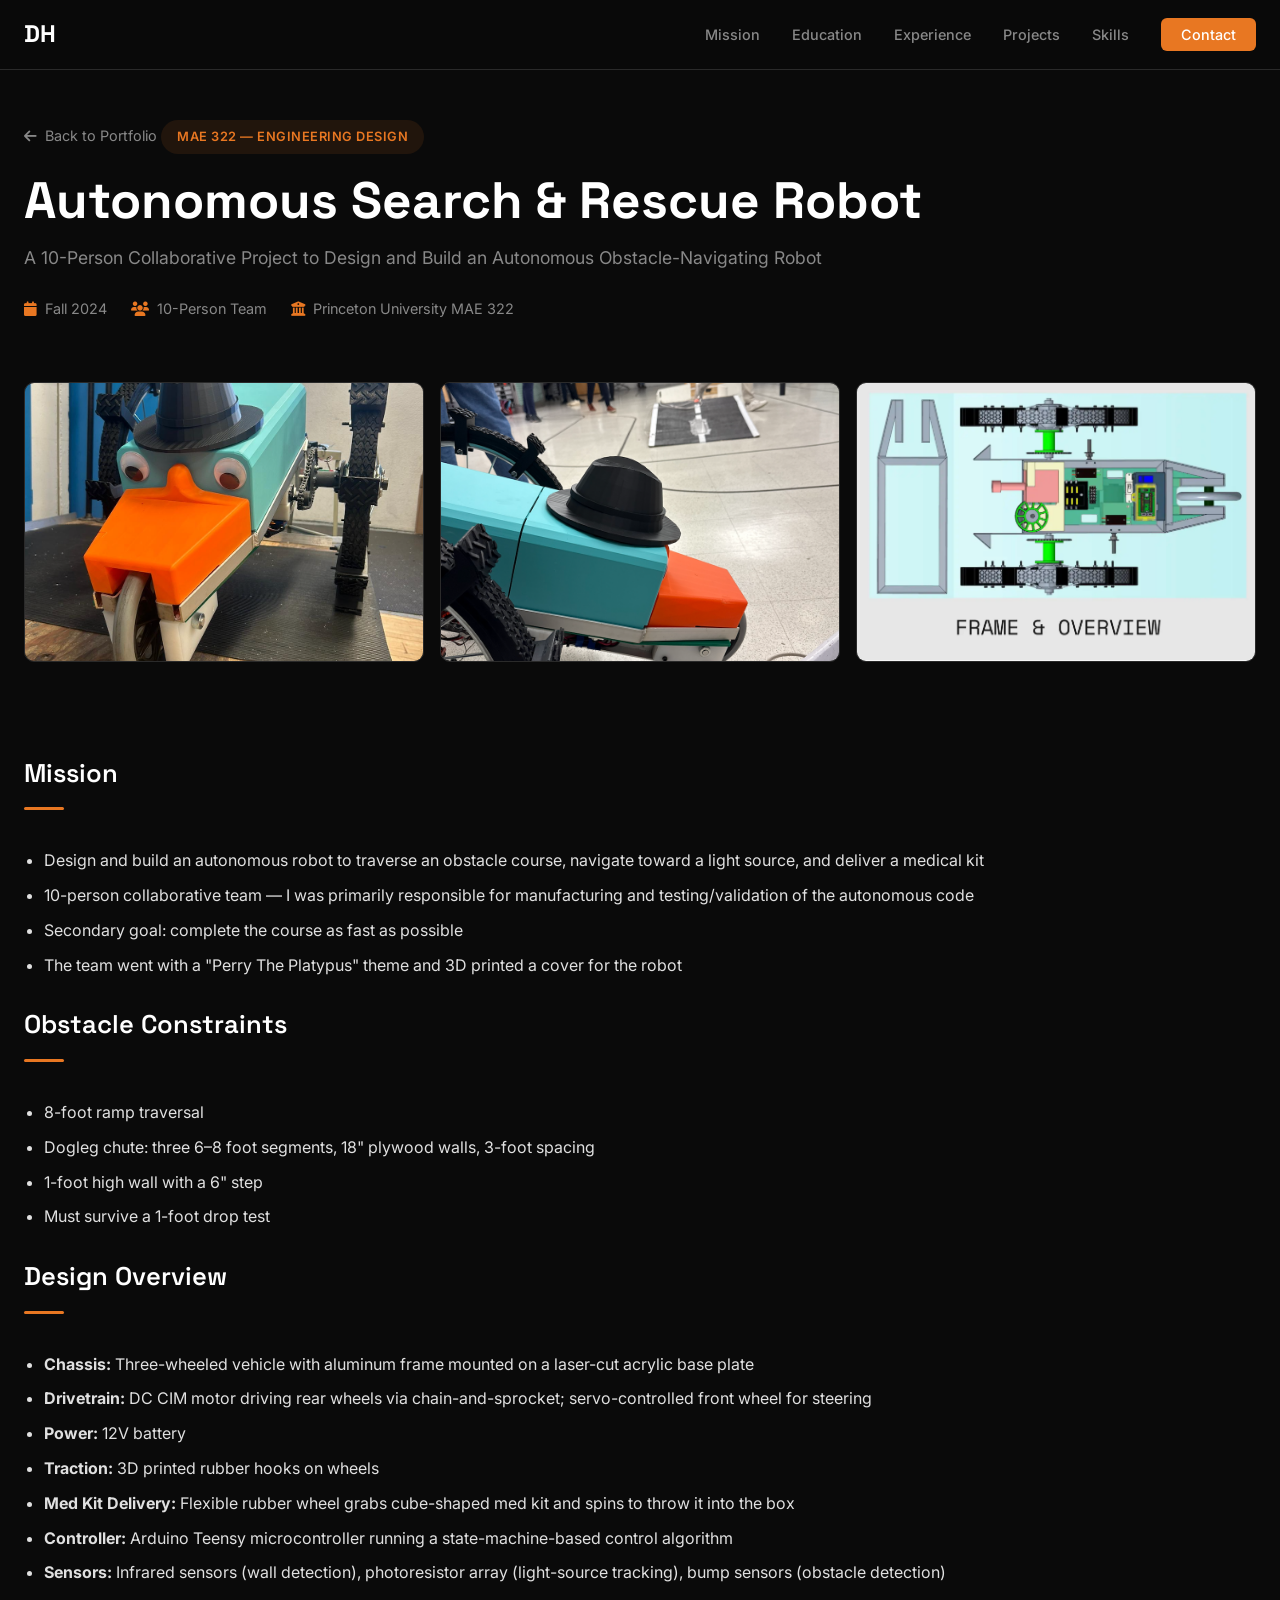
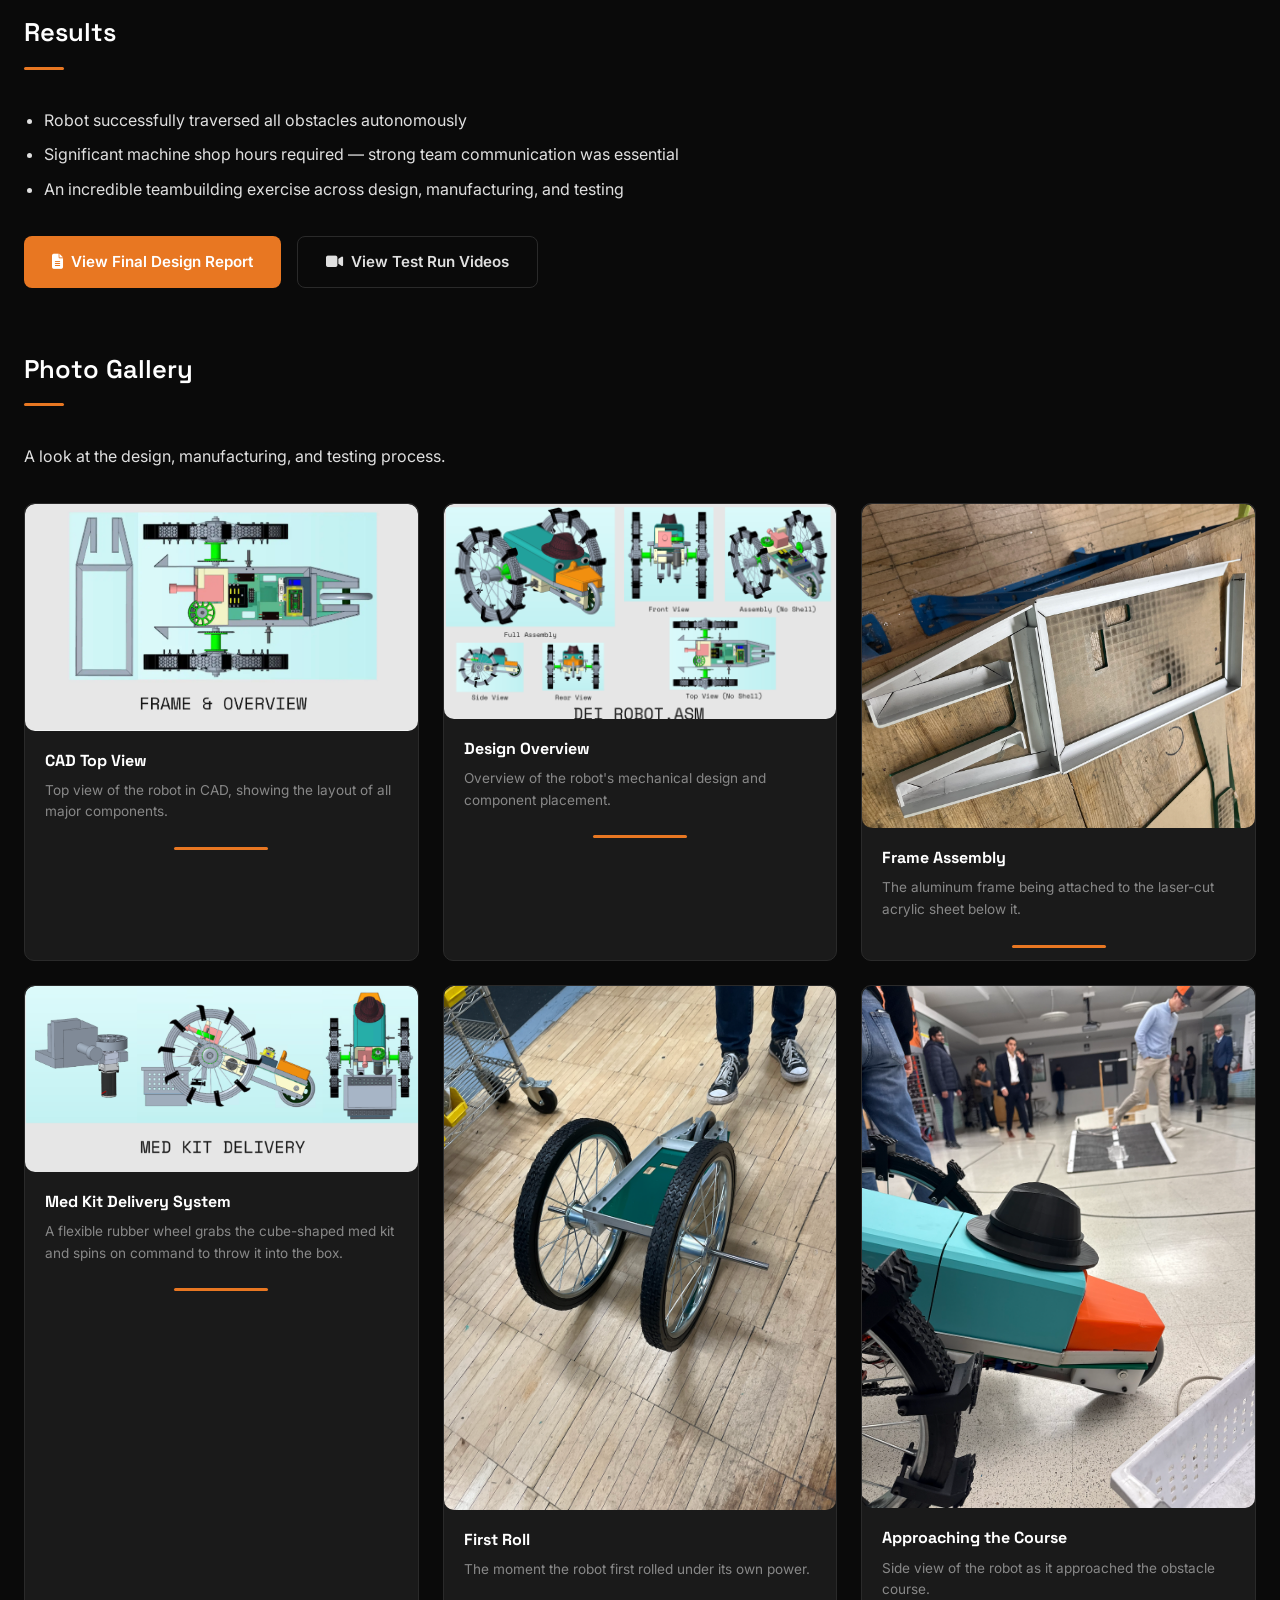
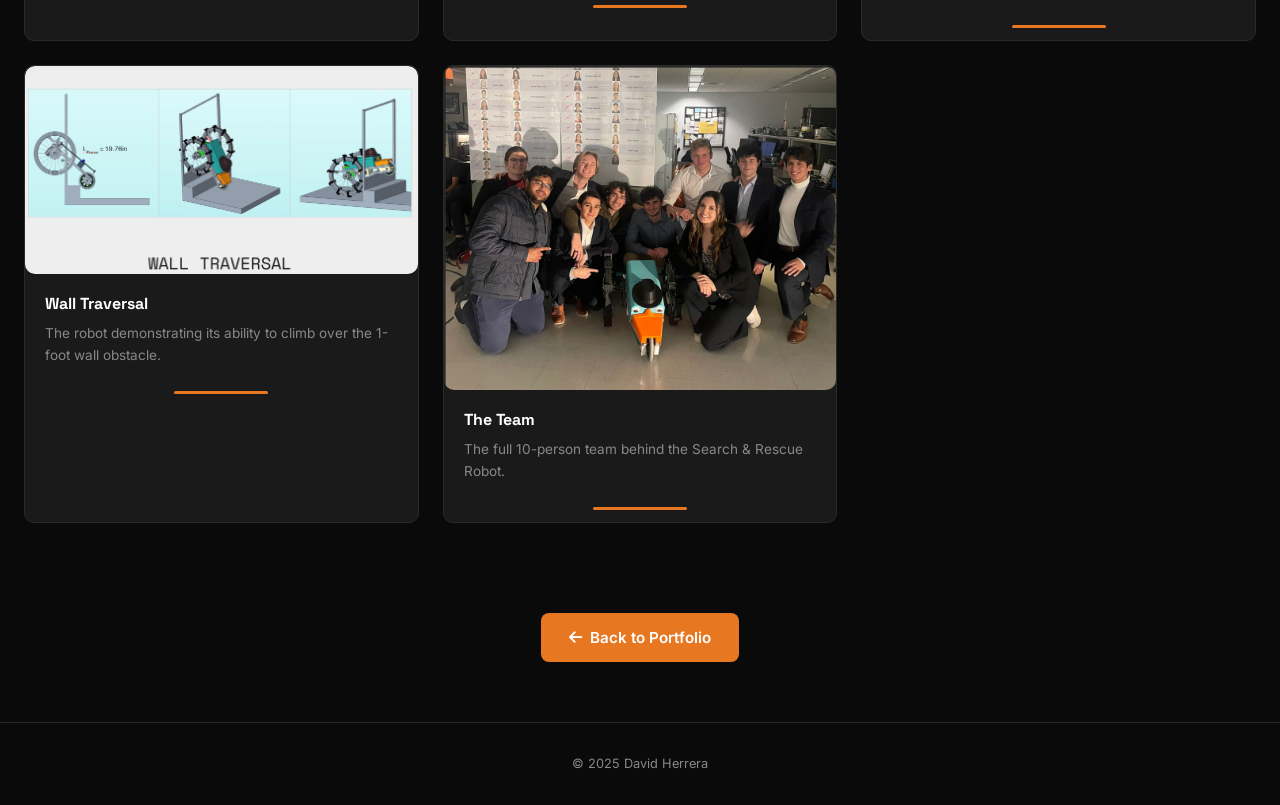
<file: 322robot.html>
<!DOCTYPE html>
<html lang="en">
<head>
    <meta charset="UTF-8">
    <meta name="viewport" content="width=device-width, initial-scale=1.0">
    <title>Search & Rescue Robot | David Herrera</title>
    <link rel="stylesheet" href="css/style.css">
    <link rel="stylesheet" href="css/project.css">
    <link rel="preconnect" href="https://fonts.googleapis.com">
    <link rel="preconnect" href="https://fonts.gstatic.com" crossorigin>
    <link href="https://fonts.googleapis.com/css2?family=Inter:wght@300;400;500;600;700&family=Space+Grotesk:wght@400;500;600;700&display=swap" rel="stylesheet">
    <link rel="stylesheet" href="https://cdnjs.cloudflare.com/ajax/libs/font-awesome/6.5.1/css/all.min.css">
</head>
<body>

    <!-- Navigation -->
    <nav id="navbar">
        <div class="nav-container">
            <a href="index.html" class="nav-logo">DH</a>
            <button class="nav-toggle" aria-label="Toggle navigation">
                <span></span>
                <span></span>
                <span></span>
            </button>
            <ul class="nav-links">
                <li><a href="index.html#mission">Mission</a></li>
                <li><a href="index.html#education">Education</a></li>
                <li><a href="index.html#experience">Experience</a></li>
                <li><a href="index.html#projects">Projects</a></li>
                <li><a href="index.html#skills">Skills</a></li>
                <li><a href="index.html#contact" class="nav-cta">Contact</a></li>
            </ul>
        </div>
    </nav>

    <!-- Project Hero -->
    <section class="project-hero">
        <div class="container">
            <a href="index.html#projects" class="back-link"><i class="fas fa-arrow-left"></i> Back to Portfolio</a>
            <span class="project-tag">MAE 322 — Engineering Design</span>
            <h1>Autonomous Search &amp; Rescue Robot</h1>
            <p class="project-subtitle">A 10-Person Collaborative Project to Design and Build an Autonomous Obstacle-Navigating Robot</p>
            <div class="project-meta">
                <span><i class="fas fa-calendar"></i> Fall 2024</span>
                <span><i class="fas fa-users"></i> 10-Person Team</span>
                <span><i class="fas fa-university"></i> Princeton University MAE 322</span>
            </div>
        </div>
    </section>

    <!-- Hero Images -->
    <section class="project-hero-images">
        <div class="container">
            <div class="hero-image-row">
                <img src="images/projects/322robot.png" alt="Completed search and rescue robot">
                <img src="images/322pics/sideview.png" alt="Side view of robot approaching obstacle course">
                <img src="images/322pics/topview.png" alt="Top view of robot in CAD">
            </div>
        </div>
    </section>

    <!-- Project Details -->
    <section class="project-section">
        <div class="container">
            <h2>Mission</h2>
            <ul>
                <li>Design and build an autonomous robot to traverse an obstacle course, navigate toward a light source, and deliver a medical kit</li>
                <li>10-person collaborative team — I was primarily responsible for manufacturing and testing/validation of the autonomous code</li>
                <li>Secondary goal: complete the course as fast as possible</li>
                <li>The team went with a "Perry The Platypus" theme and 3D printed a cover for the robot</li>
            </ul>

            <h2>Obstacle Constraints</h2>
            <ul>
                <li>8-foot ramp traversal</li>
                <li>Dogleg chute: three 6–8 foot segments, 18" plywood walls, 3-foot spacing</li>
                <li>1-foot high wall with a 6" step</li>
                <li>Must survive a 1-foot drop test</li>
            </ul>

            <h2>Design Overview</h2>
            <ul>
                <li><strong>Chassis:</strong> Three-wheeled vehicle with aluminum frame mounted on a laser-cut acrylic base plate</li>
                <li><strong>Drivetrain:</strong> DC CIM motor driving rear wheels via chain-and-sprocket; servo-controlled front wheel for steering</li>
                <li><strong>Power:</strong> 12V battery</li>
                <li><strong>Traction:</strong> 3D printed rubber hooks on wheels</li>
                <li><strong>Med Kit Delivery:</strong> Flexible rubber wheel grabs cube-shaped med kit and spins to throw it into the box</li>
                <li><strong>Controller:</strong> Arduino Teensy microcontroller running a state-machine-based control algorithm</li>
                <li><strong>Sensors:</strong> Infrared sensors (wall detection), photoresistor array (light-source tracking), bump sensors (obstacle detection)</li>
            </ul>

            <h2>Results</h2>
            <ul>
                <li>Robot successfully traversed all obstacles autonomously</li>
                <li>Significant machine shop hours required — strong team communication was essential</li>
                <li>An incredible teambuilding exercise across design, manufacturing, and testing</li>
            </ul>

            <div class="project-links">
                <a href="https://drive.google.com/file/d/1v1s4lrfGSBTyijSdLXGH9ULClXew4eah/view?usp=sharing" target="_blank" rel="noopener noreferrer" class="btn btn-primary">
                    <i class="fas fa-file-alt"></i> View Final Design Report
                </a>
                <a href="https://drive.google.com/drive/folders/1Yv76NXefJp7qG6xDEY0dlYaSKw5q4PSw?usp=sharing" target="_blank" rel="noopener noreferrer" class="btn btn-outline">
                    <i class="fas fa-video"></i> View Test Run Videos
                </a>
            </div>
        </div>
    </section>

    <!-- Photo Gallery -->
    <section class="project-section">
        <div class="container">
            <h2>Photo Gallery</h2>
            <p>A look at the design, manufacturing, and testing process.</p>

            <div class="gallery-grid">
                <div class="gallery-item">
                    <img src="images/322pics/topview.png" alt="Top view of robot in CAD">
                    <div class="gallery-caption">
                        <strong>CAD Top View</strong>
                        <p>Top view of the robot in CAD, showing the layout of all major components.</p>
                    </div>
                </div>

                <div class="gallery-item">
                    <img src="images/322pics/designoverview.png" alt="Design overview">
                    <div class="gallery-caption">
                        <strong>Design Overview</strong>
                        <p>Overview of the robot's mechanical design and component placement.</p>
                    </div>
                </div>

                <div class="gallery-item">
                    <img src="images/322pics/frameacrylic.png" alt="Aluminum frame on acrylic base">
                    <div class="gallery-caption">
                        <strong>Frame Assembly</strong>
                        <p>The aluminum frame being attached to the laser-cut acrylic sheet below it.</p>
                    </div>
                </div>

                <div class="gallery-item">
                    <img src="images/322pics/medkitdelivery.png" alt="Medical kit delivery system">
                    <div class="gallery-caption">
                        <strong>Med Kit Delivery System</strong>
                        <p>A flexible rubber wheel grabs the cube-shaped med kit and spins on command to throw it into the box.</p>
                    </div>
                </div>

                <div class="gallery-item">
                    <img src="images/322pics/firstroll.png" alt="Robot's first roll" style="object-position: center 35%;">
                    <div class="gallery-caption">
                        <strong>First Roll</strong>
                        <p>The moment the robot first rolled under its own power.</p>
                    </div>
                </div>

                <div class="gallery-item">
                    <img src="images/322pics/sideview.png" alt="Side view approaching course" style="object-fit: contain; background: #111;">
                    <div class="gallery-caption">
                        <strong>Approaching the Course</strong>
                        <p>Side view of the robot as it approached the obstacle course.</p>
                    </div>
                </div>

                <div class="gallery-item">
                    <img src="images/322pics/walltraversal.png" alt="Wall traversal" style="object-position: center 92%;">
                    <div class="gallery-caption">
                        <strong>Wall Traversal</strong>
                        <p>The robot demonstrating its ability to climb over the 1-foot wall obstacle.</p>
                    </div>
                </div>

                <div class="gallery-item">
                    <img src="images/322pics/grouppicture.png" alt="Team group photo">
                    <div class="gallery-caption">
                        <strong>The Team</strong>
                        <p>The full 10-person team behind the Search &amp; Rescue Robot.</p>
                    </div>
                </div>
            </div>
        </div>
    </section>

    <!-- Back to Portfolio -->
    <section class="project-section" style="text-align: center; padding: 60px 0;">
        <div class="container">
            <a href="index.html#projects" class="btn btn-primary"><i class="fas fa-arrow-left"></i> Back to Portfolio</a>
        </div>
    </section>

    <!-- Footer -->
    <footer id="contact" style="padding: 30px 0;">
        <div class="container">
            <p class="footer-credit">&copy; 2025 David Herrera</p>
        </div>
    </footer>

    <script src="js/main.js"></script>
</body>
</html>
</file>
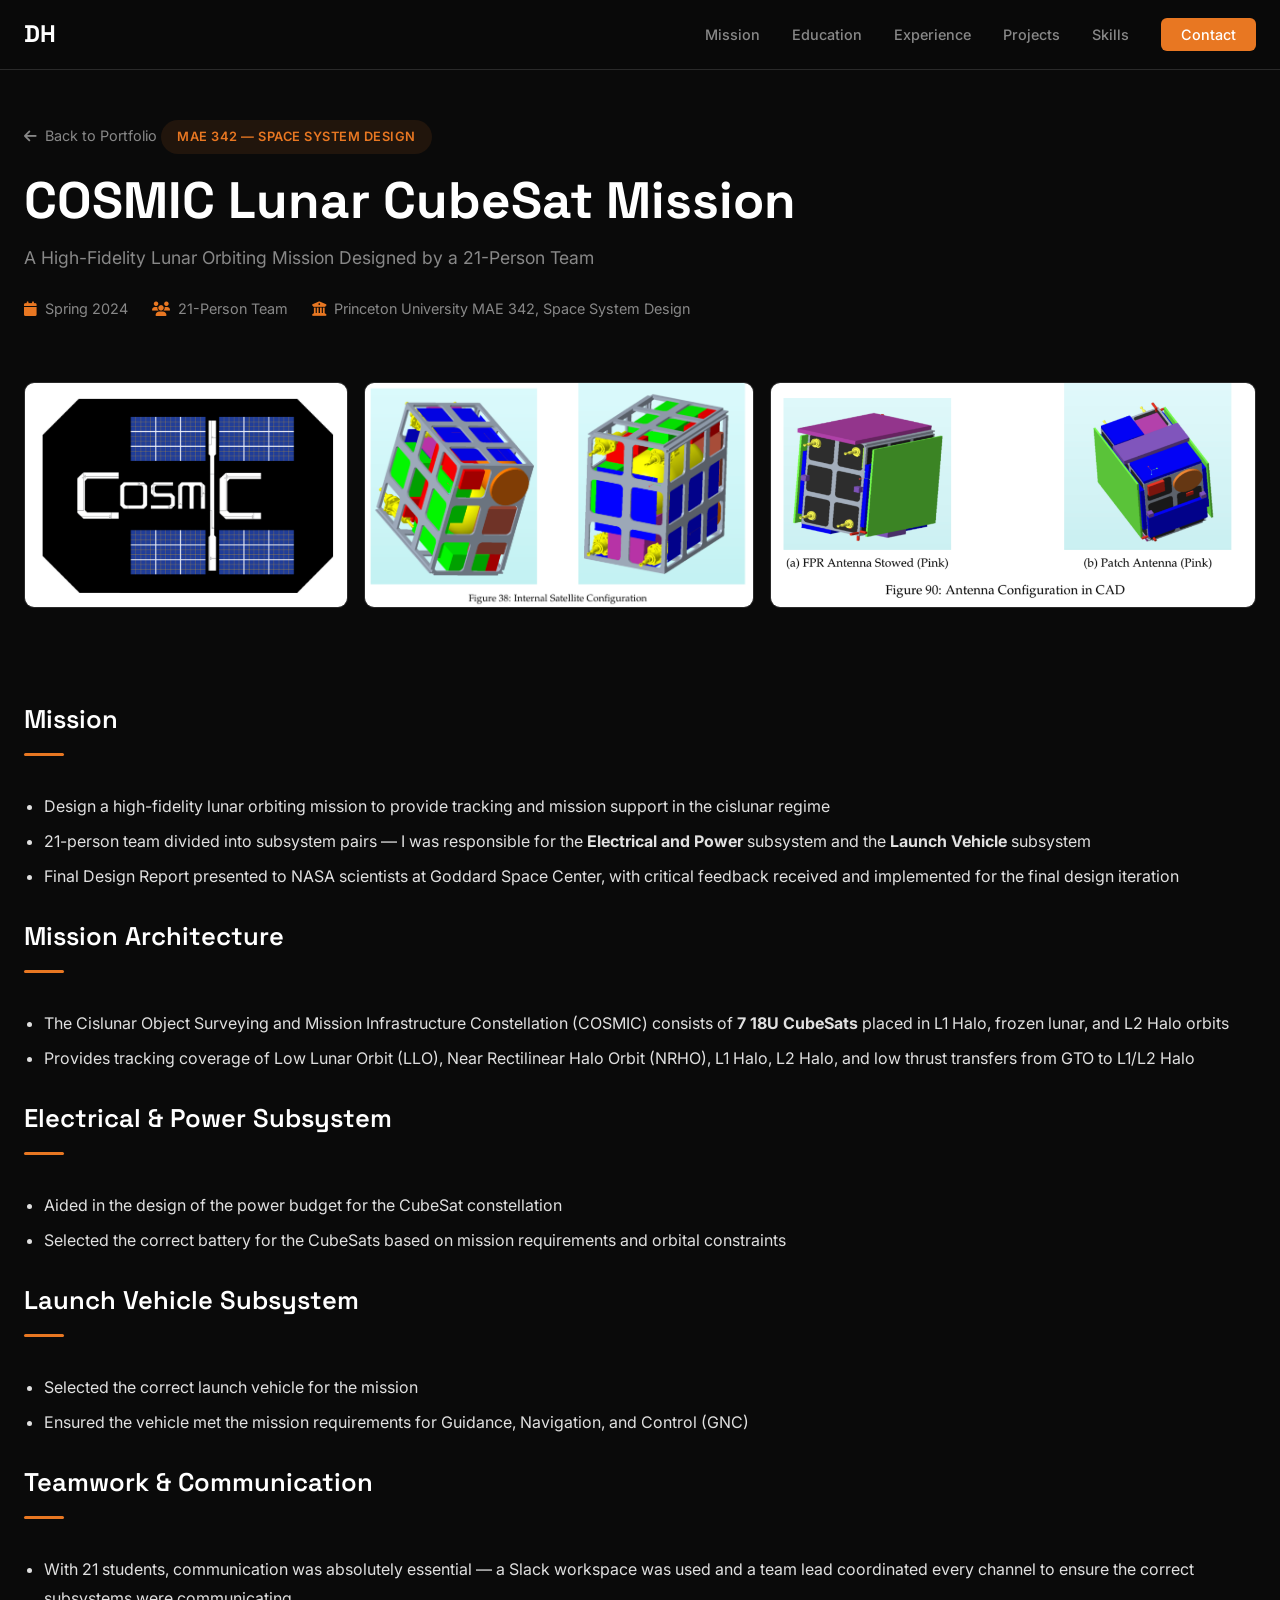
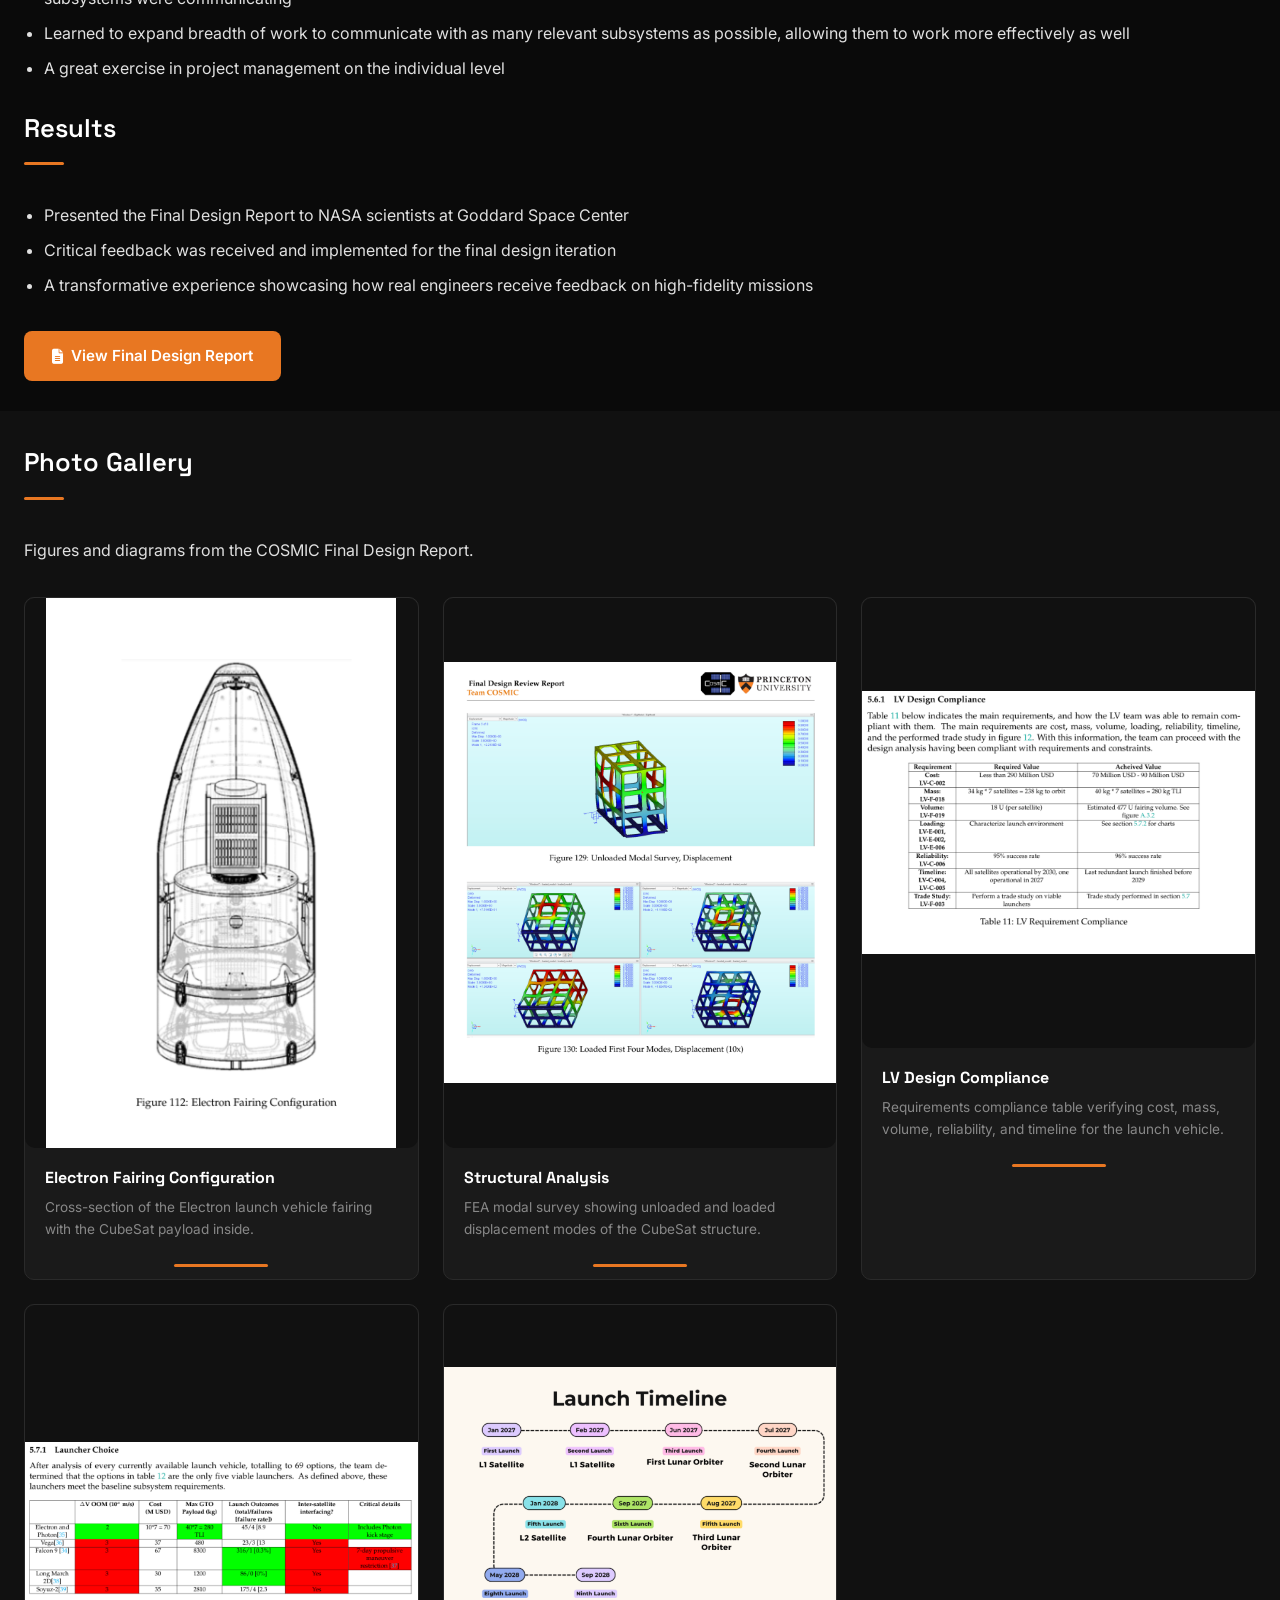
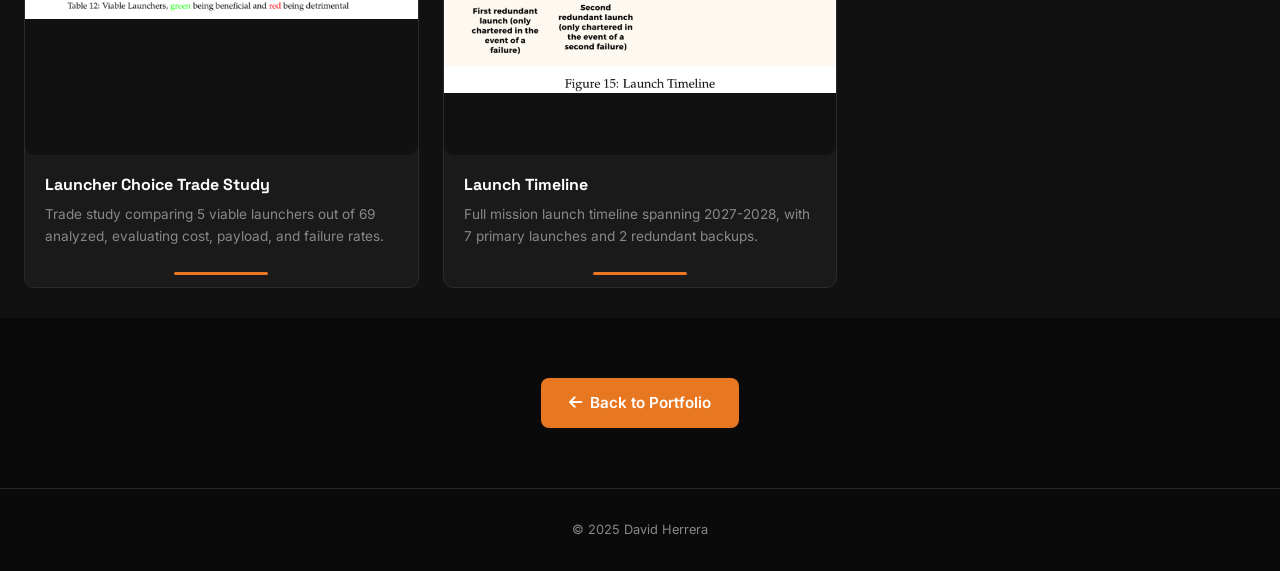
<file: cosmic.html>
<!DOCTYPE html>
<html lang="en">
<head>
    <meta charset="UTF-8">
    <meta name="viewport" content="width=device-width, initial-scale=1.0">
    <title>COSMIC Lunar CubeSat Mission | David Herrera</title>
    <link rel="stylesheet" href="css/style.css">
    <link rel="stylesheet" href="css/project.css">
    <link rel="preconnect" href="https://fonts.googleapis.com">
    <link rel="preconnect" href="https://fonts.gstatic.com" crossorigin>
    <link href="https://fonts.googleapis.com/css2?family=Inter:wght@300;400;500;600;700&family=Space+Grotesk:wght@400;500;600;700&display=swap" rel="stylesheet">
    <link rel="stylesheet" href="https://cdnjs.cloudflare.com/ajax/libs/font-awesome/6.5.1/css/all.min.css">
</head>
<body>

    <!-- Navigation -->
    <nav id="navbar">
        <div class="nav-container">
            <a href="index.html" class="nav-logo">DH</a>
            <button class="nav-toggle" aria-label="Toggle navigation">
                <span></span>
                <span></span>
                <span></span>
            </button>
            <ul class="nav-links">
                <li><a href="index.html#mission">Mission</a></li>
                <li><a href="index.html#education">Education</a></li>
                <li><a href="index.html#experience">Experience</a></li>
                <li><a href="index.html#projects">Projects</a></li>
                <li><a href="index.html#skills">Skills</a></li>
                <li><a href="index.html#contact" class="nav-cta">Contact</a></li>
            </ul>
        </div>
    </nav>

    <!-- Project Hero -->
    <section class="project-hero">
        <div class="container">
            <a href="index.html#projects" class="back-link"><i class="fas fa-arrow-left"></i> Back to Portfolio</a>
            <span class="project-tag">MAE 342 — Space System Design</span>
            <h1>COSMIC Lunar CubeSat Mission</h1>
            <p class="project-subtitle">A High-Fidelity Lunar Orbiting Mission Designed by a 21-Person Team</p>
            <div class="project-meta">
                <span><i class="fas fa-calendar"></i> Spring 2024</span>
                <span><i class="fas fa-users"></i> 21-Person Team</span>
                <span><i class="fas fa-university"></i> Princeton University MAE 342, Space System Design</span>
            </div>
        </div>
    </section>

    <!-- Hero Images -->
    <section class="project-hero-images">
        <div class="container">
            <div class="hero-image-row" style="align-items: stretch; grid-template-columns: 1fr 1.2fr 1.5fr;">
                <img src="images/projects/spacecover.png" alt="COSMIC mission overview" style="height: auto; object-fit: cover;">
                <img src="images/cosmic/satellite_config.png" alt="Internal satellite configuration" style="height: auto; object-fit: contain; background: #111;">
                <img src="images/cosmic/antenna_config.png" alt="Antenna configuration in CAD" style="height: auto; object-fit: cover; object-position: 50% 80%; background: #111;">
            </div>
        </div>
    </section>

    <!-- Project Details -->
    <section class="project-section">
        <div class="container">
            <h2>Mission</h2>
            <ul>
                <li>Design a high-fidelity lunar orbiting mission to provide tracking and mission support in the cislunar regime</li>
                <li>21-person team divided into subsystem pairs — I was responsible for the <strong>Electrical and Power</strong> subsystem and the <strong>Launch Vehicle</strong> subsystem</li>
                <li>Final Design Report presented to NASA scientists at Goddard Space Center, with critical feedback received and implemented for the final design iteration</li>
            </ul>

            <h2>Mission Architecture</h2>
            <ul>
                <li>The Cislunar Object Surveying and Mission Infrastructure Constellation (COSMIC) consists of <strong>7 18U CubeSats</strong> placed in L1 Halo, frozen lunar, and L2 Halo orbits</li>
                <li>Provides tracking coverage of Low Lunar Orbit (LLO), Near Rectilinear Halo Orbit (NRHO), L1 Halo, L2 Halo, and low thrust transfers from GTO to L1/L2 Halo</li>
            </ul>

            <h2>Electrical &amp; Power Subsystem</h2>
            <ul>
                <li>Aided in the design of the power budget for the CubeSat constellation</li>
                <li>Selected the correct battery for the CubeSats based on mission requirements and orbital constraints</li>
            </ul>

            <h2>Launch Vehicle Subsystem</h2>
            <ul>
                <li>Selected the correct launch vehicle for the mission</li>
                <li>Ensured the vehicle met the mission requirements for Guidance, Navigation, and Control (GNC)</li>
            </ul>

            <h2>Teamwork &amp; Communication</h2>
            <ul>
                <li>With 21 students, communication was absolutely essential — a Slack workspace was used and a team lead coordinated every channel to ensure the correct subsystems were communicating</li>
                <li>Learned to expand breadth of work to communicate with as many relevant subsystems as possible, allowing them to work more effectively as well</li>
                <li>A great exercise in project management on the individual level</li>
            </ul>

            <h2>Results</h2>
            <ul>
                <li>Presented the Final Design Report to NASA scientists at Goddard Space Center</li>
                <li>Critical feedback was received and implemented for the final design iteration</li>
                <li>A transformative experience showcasing how real engineers receive feedback on high-fidelity missions</li>
            </ul>

            <div class="project-links">
                <a href="https://drive.google.com/file/d/154BATkqFxqHby1_WvzqzWtsNlVo3ZjuN/view?usp=sharing" target="_blank" rel="noopener noreferrer" class="btn btn-primary">
                    <i class="fas fa-file-alt"></i> View Final Design Report
                </a>
            </div>
        </div>
    </section>

    <!-- Photo Gallery -->
    <section class="project-section section-alt">
        <div class="container">
            <h2>Photo Gallery</h2>
            <p>Figures and diagrams from the COSMIC Final Design Report.</p>

            <div class="gallery-grid">
                <div class="gallery-item">
                    <img src="images/cosmic/electron_fairing.png" alt="Electron fairing configuration" style="object-fit: contain; background: #111; height: 550px;">
                    <div class="gallery-caption">
                        <strong>Electron Fairing Configuration</strong>
                        <p>Cross-section of the Electron launch vehicle fairing with the CubeSat payload inside.</p>
                    </div>
                </div>

                <div class="gallery-item">
                    <img src="images/cosmic/structural_analysis.png" alt="Structural FEA analysis" style="object-fit: contain; background: #111; height: 550px;">
                    <div class="gallery-caption">
                        <strong>Structural Analysis</strong>
                        <p>FEA modal survey showing unloaded and loaded displacement modes of the CubeSat structure.</p>
                    </div>
                </div>

                <div class="gallery-item">
                    <img src="images/cosmic/lv_compliance.png" alt="Launch vehicle design compliance" style="object-fit: contain; background: #111; height: 450px;">
                    <div class="gallery-caption">
                        <strong>LV Design Compliance</strong>
                        <p>Requirements compliance table verifying cost, mass, volume, reliability, and timeline for the launch vehicle.</p>
                    </div>
                </div>

                <div class="gallery-item">
                    <img src="images/cosmic/launcher_trade.png" alt="Launcher trade study" style="object-fit: contain; background: #111; height: 450px;">
                    <div class="gallery-caption">
                        <strong>Launcher Choice Trade Study</strong>
                        <p>Trade study comparing 5 viable launchers out of 69 analyzed, evaluating cost, payload, and failure rates.</p>
                    </div>
                </div>

                <div class="gallery-item">
                    <img src="images/cosmic/launch_timeline.png" alt="Launch timeline" style="object-fit: contain; background: #111; height: 450px;">
                    <div class="gallery-caption">
                        <strong>Launch Timeline</strong>
                        <p>Full mission launch timeline spanning 2027-2028, with 7 primary launches and 2 redundant backups.</p>
                    </div>
                </div>
            </div>
        </div>
    </section>

    <!-- Back to Portfolio -->
    <section class="project-section" style="text-align: center; padding: 60px 0;">
        <div class="container">
            <a href="index.html#projects" class="btn btn-primary"><i class="fas fa-arrow-left"></i> Back to Portfolio</a>
        </div>
    </section>

    <!-- Footer -->
    <footer id="contact" style="padding: 30px 0;">
        <div class="container">
            <p class="footer-credit">&copy; 2025 David Herrera</p>
        </div>
    </footer>

    <script src="js/main.js"></script>
</body>
</html>
</file>
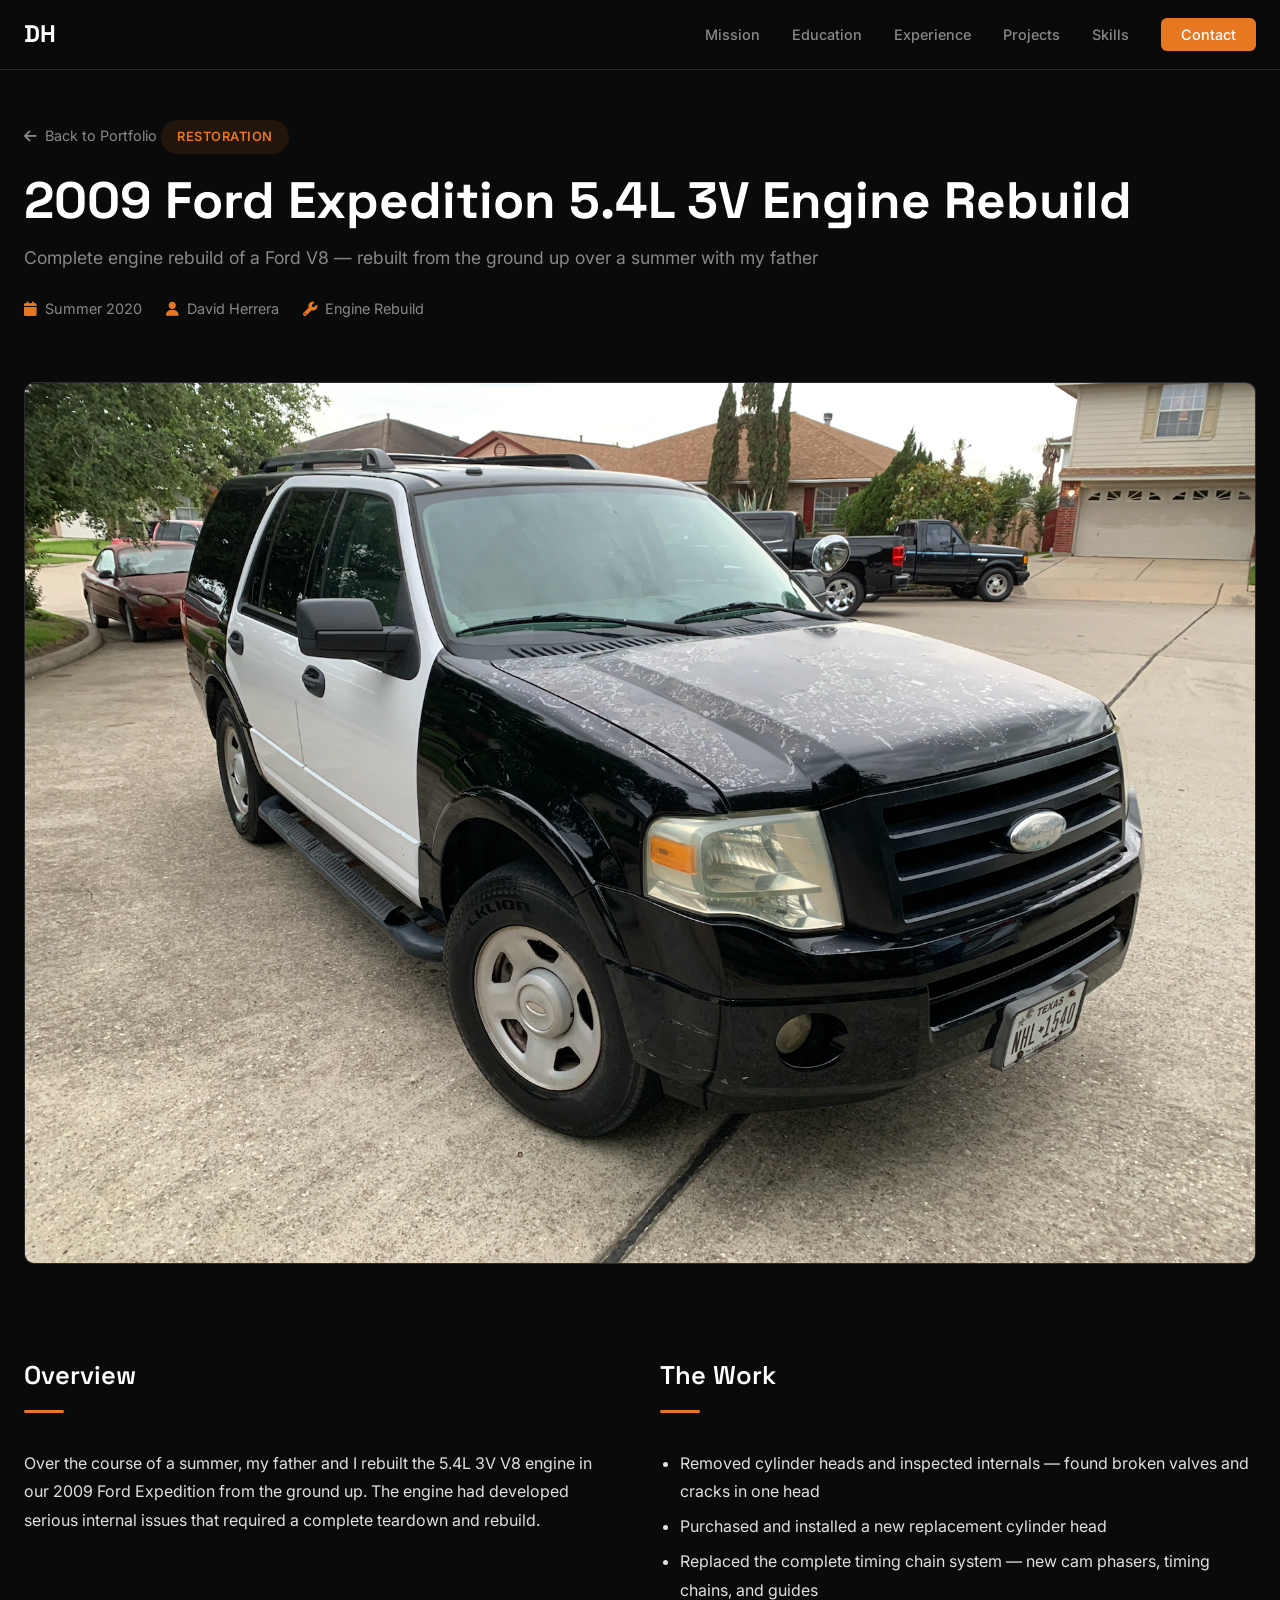
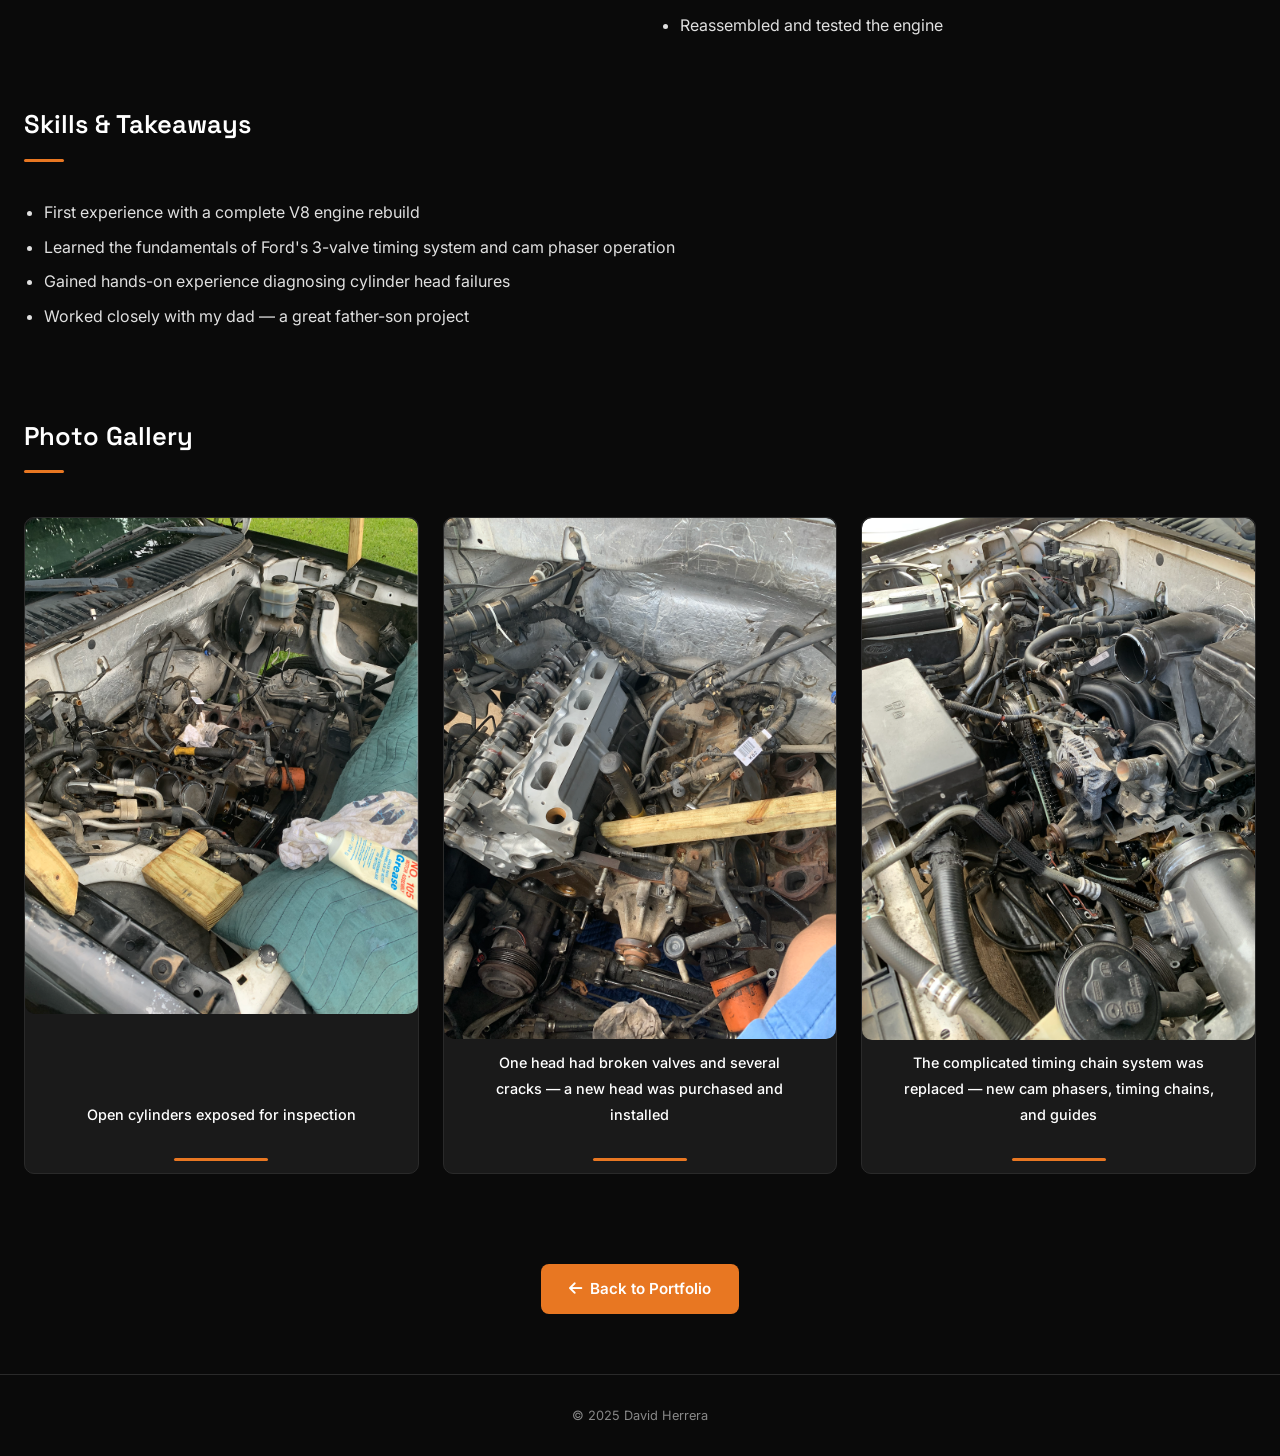
<file: ford.html>
<!DOCTYPE html>
<html lang="en">
<head>
    <meta charset="UTF-8">
    <meta name="viewport" content="width=device-width, initial-scale=1.0">
    <title>2009 Ford Expedition 5.4L Engine Rebuild | David Herrera</title>
    <link rel="stylesheet" href="css/style.css">
    <link rel="stylesheet" href="css/project.css">
    <link rel="preconnect" href="https://fonts.googleapis.com">
    <link rel="preconnect" href="https://fonts.gstatic.com" crossorigin>
    <link href="https://fonts.googleapis.com/css2?family=Inter:wght@300;400;500;600;700&family=Space+Grotesk:wght@400;500;600;700&display=swap" rel="stylesheet">
    <link rel="stylesheet" href="https://cdnjs.cloudflare.com/ajax/libs/font-awesome/6.5.1/css/all.min.css">
</head>
<body>

    <!-- Navigation -->
    <nav id="navbar">
        <div class="nav-container">
            <a href="index.html" class="nav-logo">DH</a>
            <button class="nav-toggle" aria-label="Toggle navigation">
                <span></span>
                <span></span>
                <span></span>
            </button>
            <ul class="nav-links">
                <li><a href="index.html#mission">Mission</a></li>
                <li><a href="index.html#education">Education</a></li>
                <li><a href="index.html#experience">Experience</a></li>
                <li><a href="index.html#projects">Projects</a></li>
                <li><a href="index.html#skills">Skills</a></li>
                <li><a href="index.html#contact" class="nav-cta">Contact</a></li>
            </ul>
        </div>
    </nav>

    <!-- Project Hero -->
    <section class="project-hero">
        <div class="container">
            <a href="index.html#projects" class="back-link"><i class="fas fa-arrow-left"></i> Back to Portfolio</a>
            <span class="project-tag">Restoration</span>
            <h1>2009 Ford Expedition 5.4L 3V Engine Rebuild</h1>
            <p class="project-subtitle">Complete engine rebuild of a Ford V8 — rebuilt from the ground up over a summer with my father</p>
            <div class="project-meta">
                <span><i class="fas fa-calendar"></i> Summer 2020</span>
                <span><i class="fas fa-user"></i> David Herrera</span>
                <span><i class="fas fa-wrench"></i> Engine Rebuild</span>
            </div>
        </div>
    </section>

    <!-- Hero Image -->
    <section class="project-hero-images">
        <div class="container">
            <div class="hero-image-row" style="grid-template-columns: 1fr;">
                <img src="images/fordpics/fordcover.png" alt="2009 Ford Expedition" style="height: auto; width: 100%; object-fit: contain;">
            </div>
        </div>
    </section>

    <!-- Project Details -->
    <section class="project-section">
        <div class="container">
            <div style="display: grid; grid-template-columns: 1fr 1fr; gap: 40px;">
                <div>
                    <h2>Overview</h2>
                    <p>
                        Over the course of a summer, my father and I rebuilt the 5.4L 3V V8 engine in our 2009 Ford Expedition from the ground up. The engine had developed serious internal issues that required a complete teardown and rebuild.
                    </p>
                </div>
                <div>
                    <h2>The Work</h2>
                    <ul>
                        <li>Removed cylinder heads and inspected internals — found broken valves and cracks in one head</li>
                        <li>Purchased and installed a new replacement cylinder head</li>
                        <li>Replaced the complete timing chain system — new cam phasers, timing chains, and guides</li>
                        <li>Reassembled and tested the engine</li>
                    </ul>
                </div>
            </div>

            <div style="margin-top: 40px;">
                <h2>Skills &amp; Takeaways</h2>
                <ul>
                    <li>First experience with a complete V8 engine rebuild</li>
                    <li>Learned the fundamentals of Ford's 3-valve timing system and cam phaser operation</li>
                    <li>Gained hands-on experience diagnosing cylinder head failures</li>
                    <li>Worked closely with my dad — a great father-son project</li>
                </ul>
            </div>
        </div>
    </section>

    <!-- Photo Gallery -->
    <section class="project-section">
        <div class="container">
            <h2>Photo Gallery</h2>
            <div class="gallery-grid">

                <div class="gallery-item">
                    <img src="images/fordpics/opencylinders.png" alt="Open cylinders">
                    <p>Open cylinders exposed for inspection</p>
                </div>

                <div class="gallery-item">
                    <img src="images/fordpics/newhead.png" alt="New cylinder head">
                    <p>One head had broken valves and several cracks — a new head was purchased and installed</p>
                </div>

                <div class="gallery-item">
                    <img src="images/fordpics/timingchains.png" alt="Timing chain system">
                    <p>The complicated timing chain system was replaced — new cam phasers, timing chains, and guides</p>
                </div>

            </div>
        </div>
    </section>

    <!-- Back to Portfolio -->
    <section class="project-section" style="text-align: center; padding: 60px 0;">
        <div class="container">
            <a href="index.html#projects" class="btn btn-primary"><i class="fas fa-arrow-left"></i> Back to Portfolio</a>
        </div>
    </section>

    <!-- Footer -->
    <footer id="contact" style="padding: 30px 0;">
        <div class="container">
            <p class="footer-credit">&copy; 2025 David Herrera</p>
        </div>
    </footer>

    <script src="js/main.js"></script>
</body>
</html>
</file>
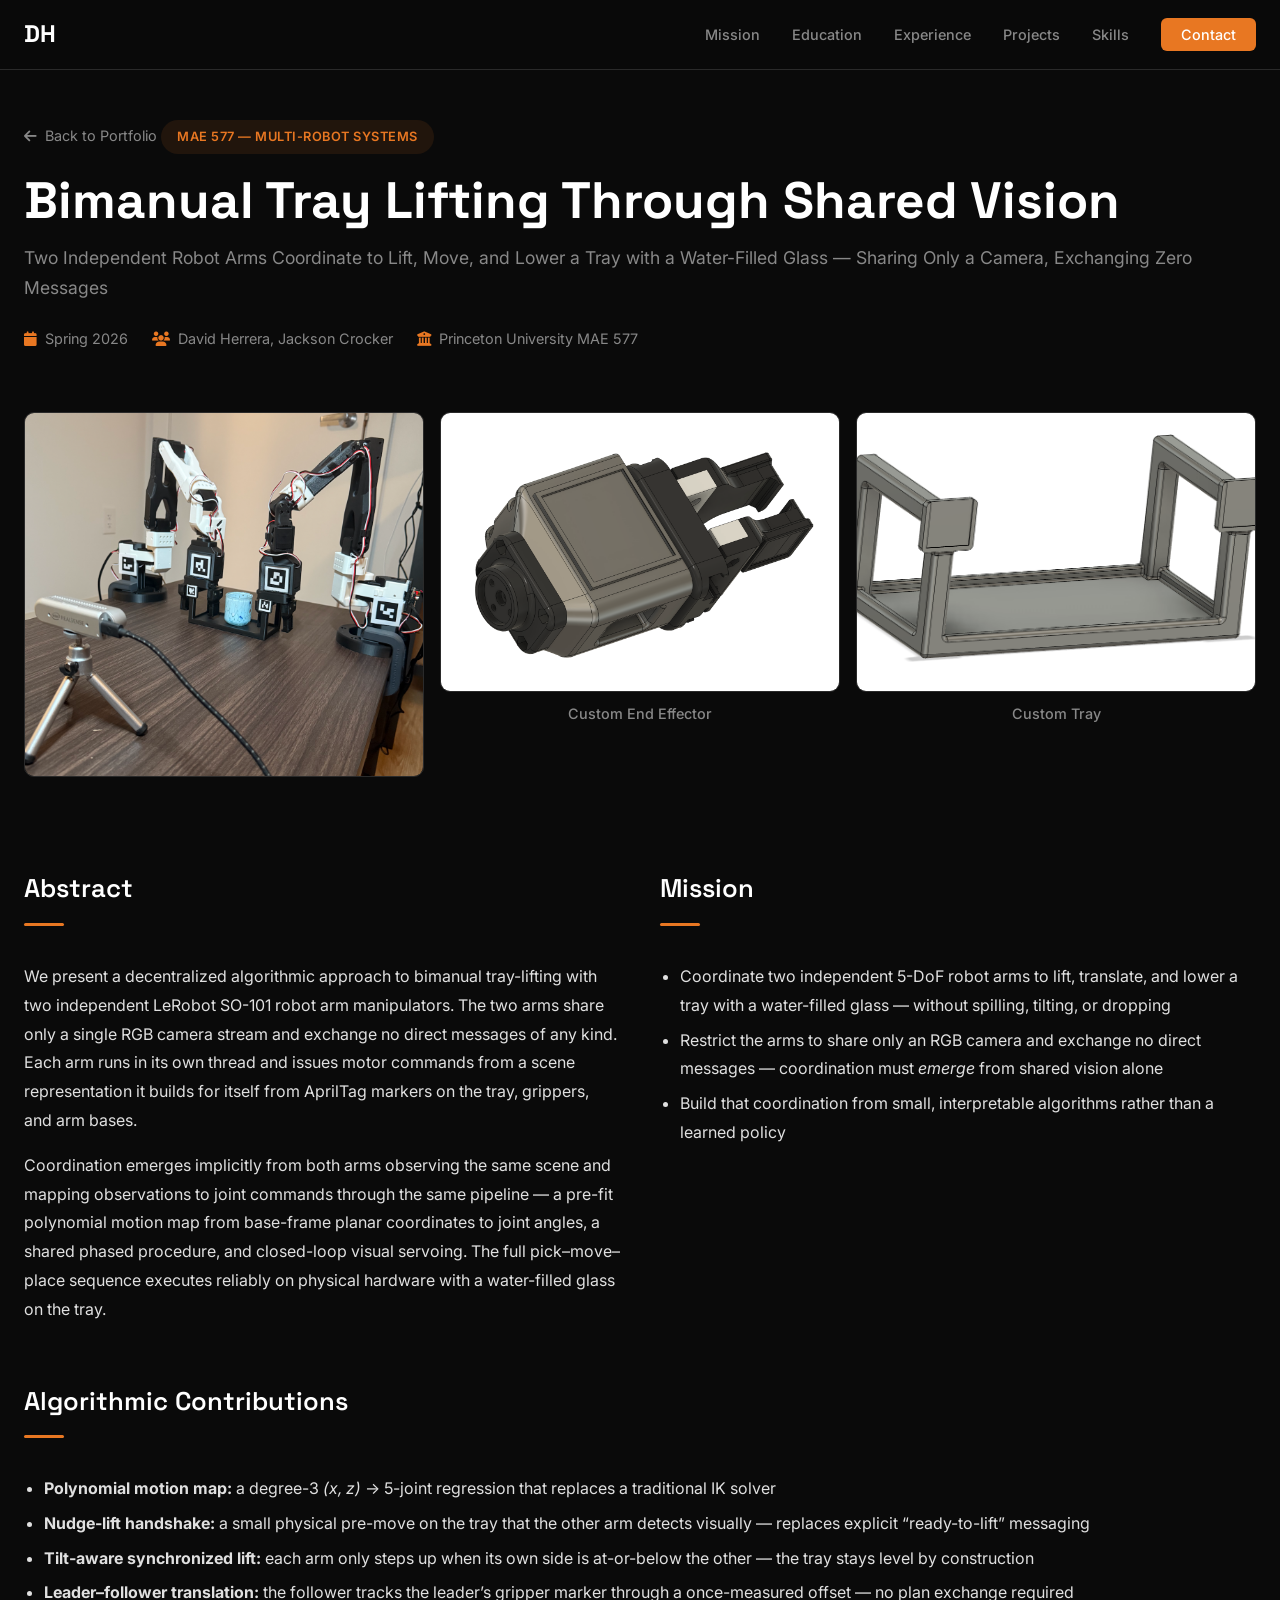
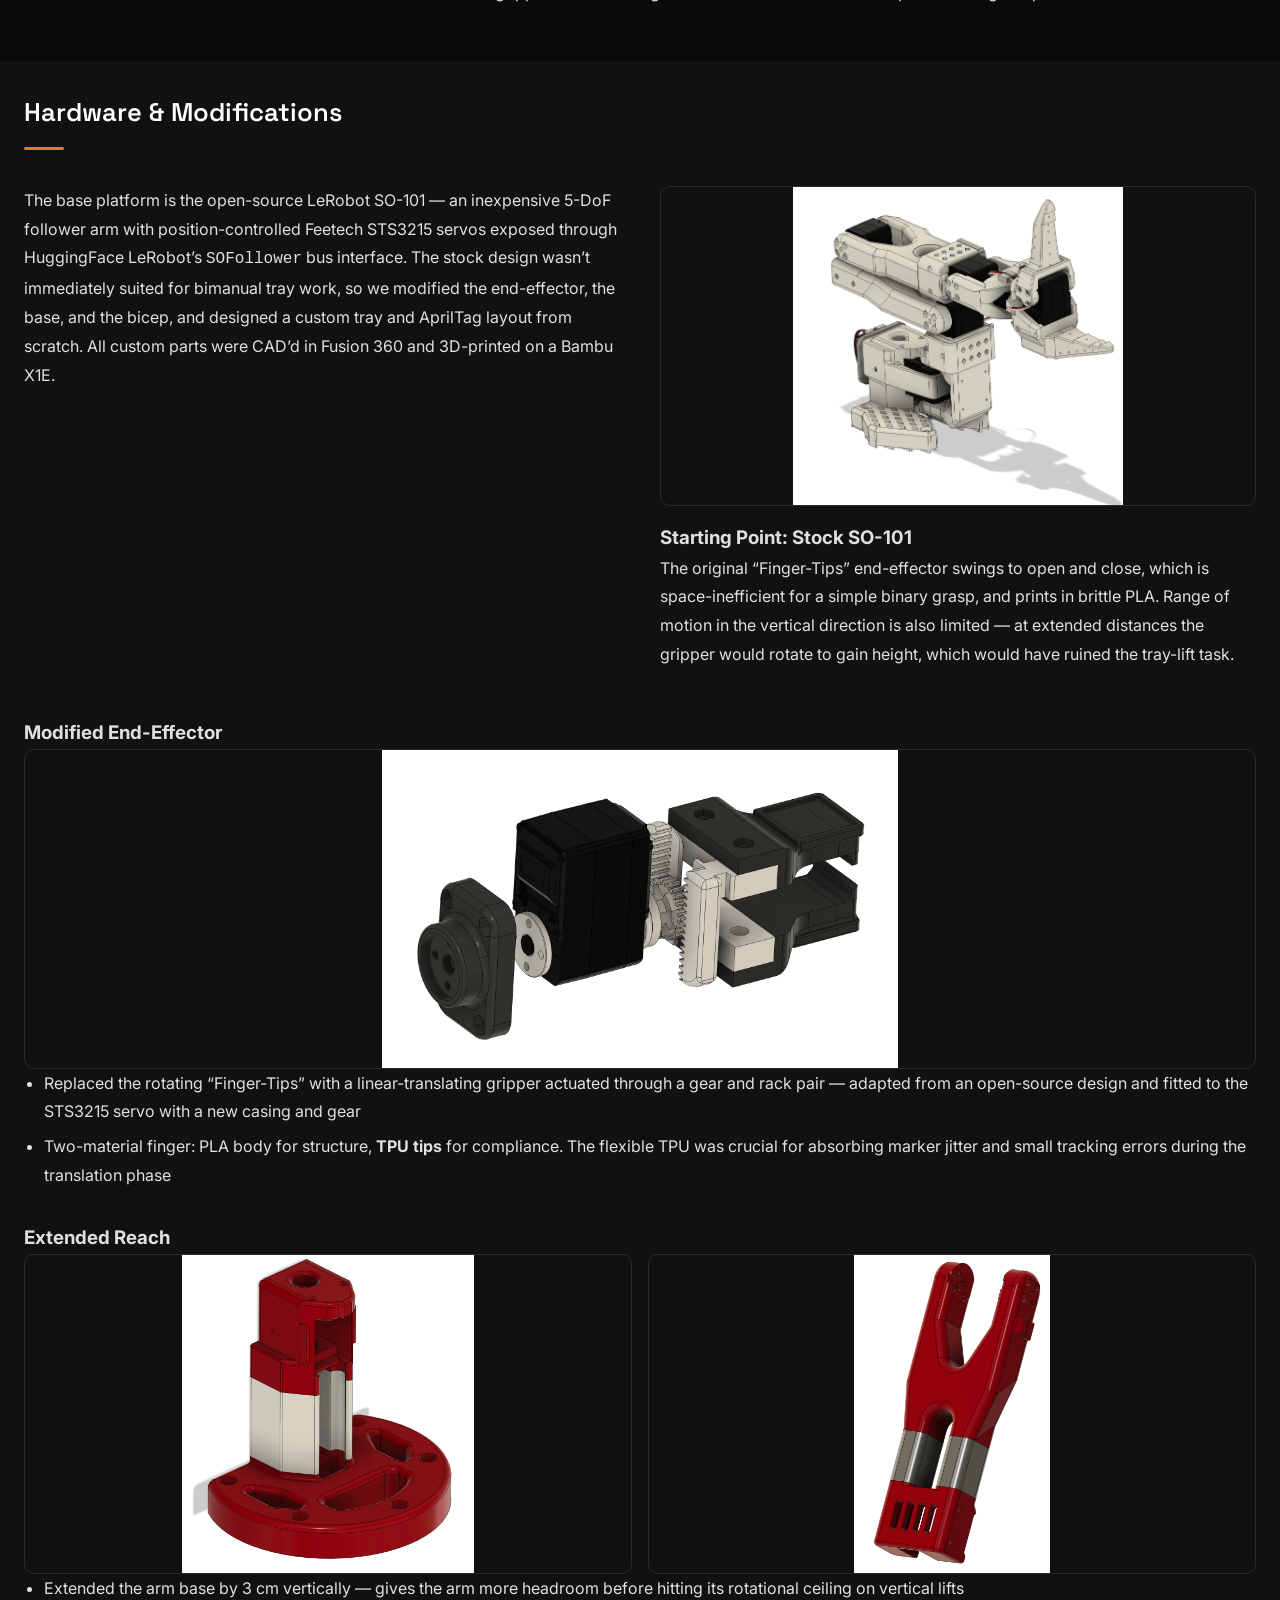
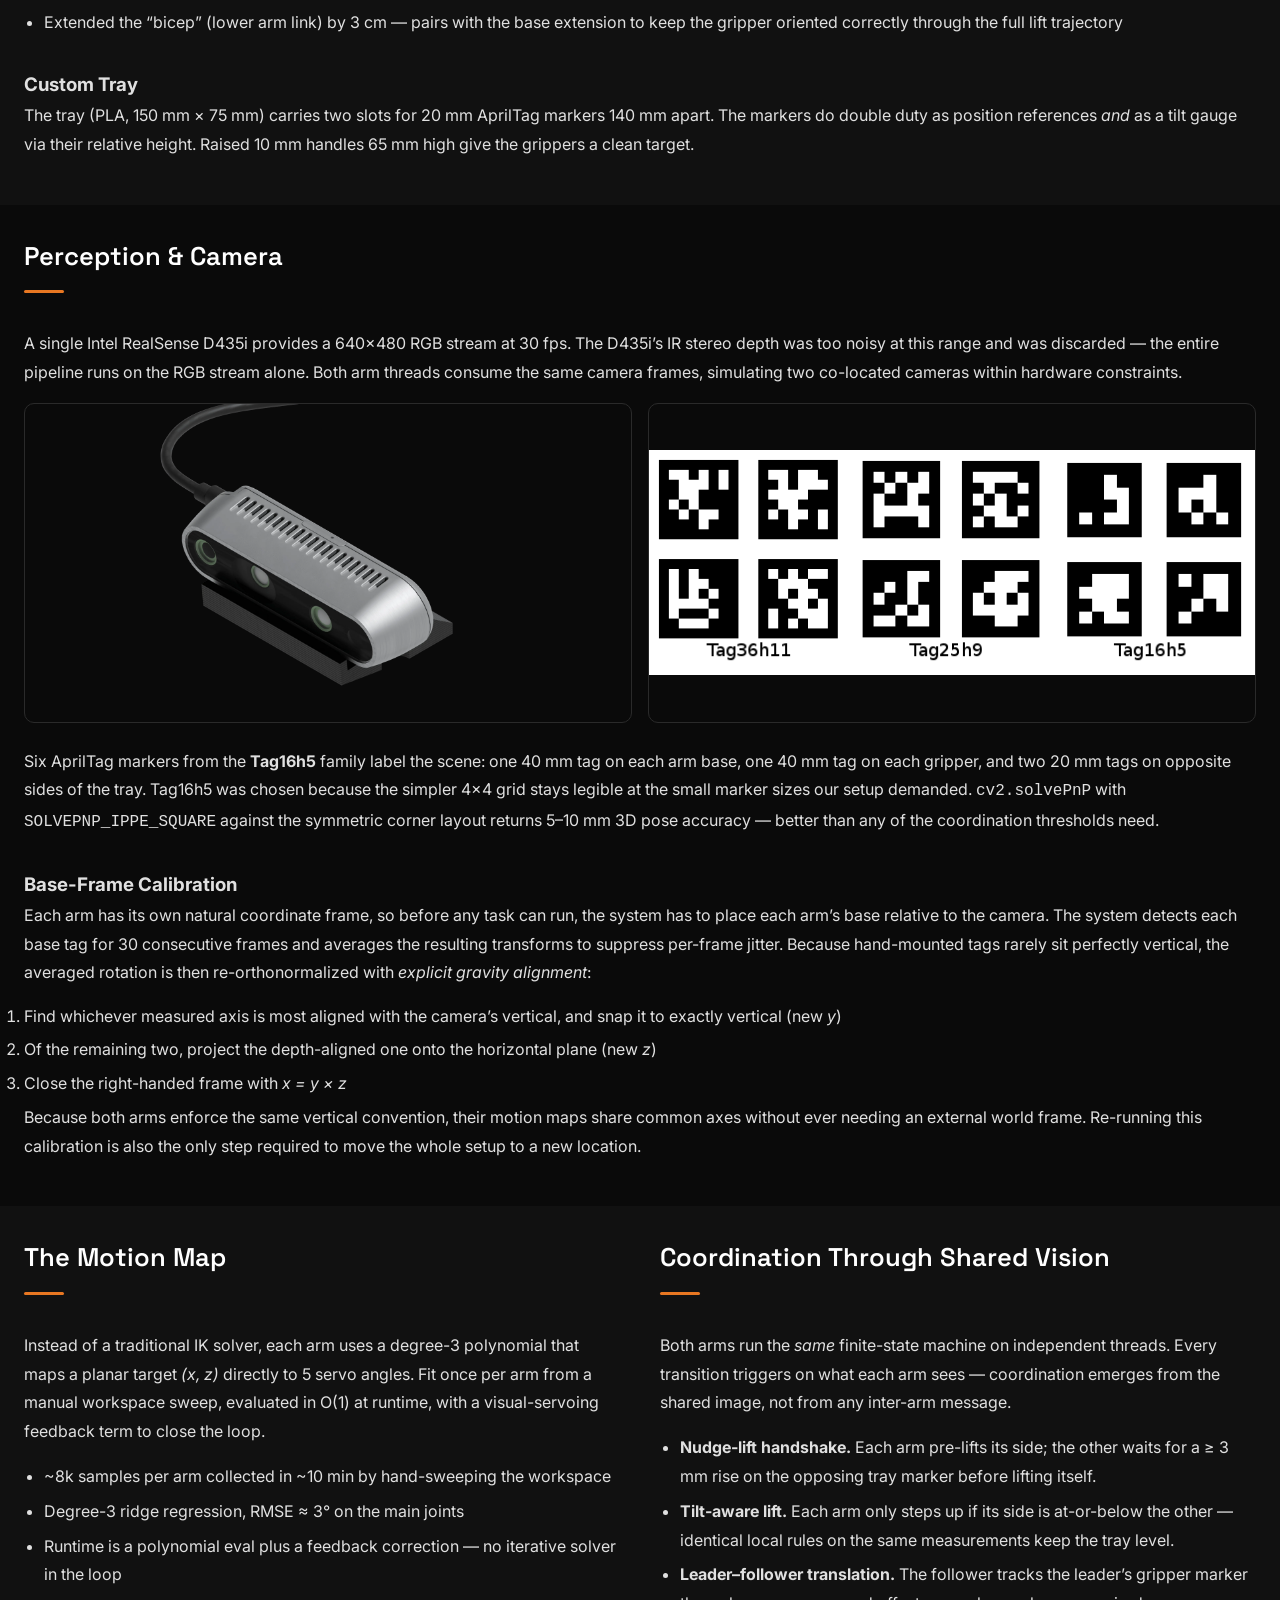
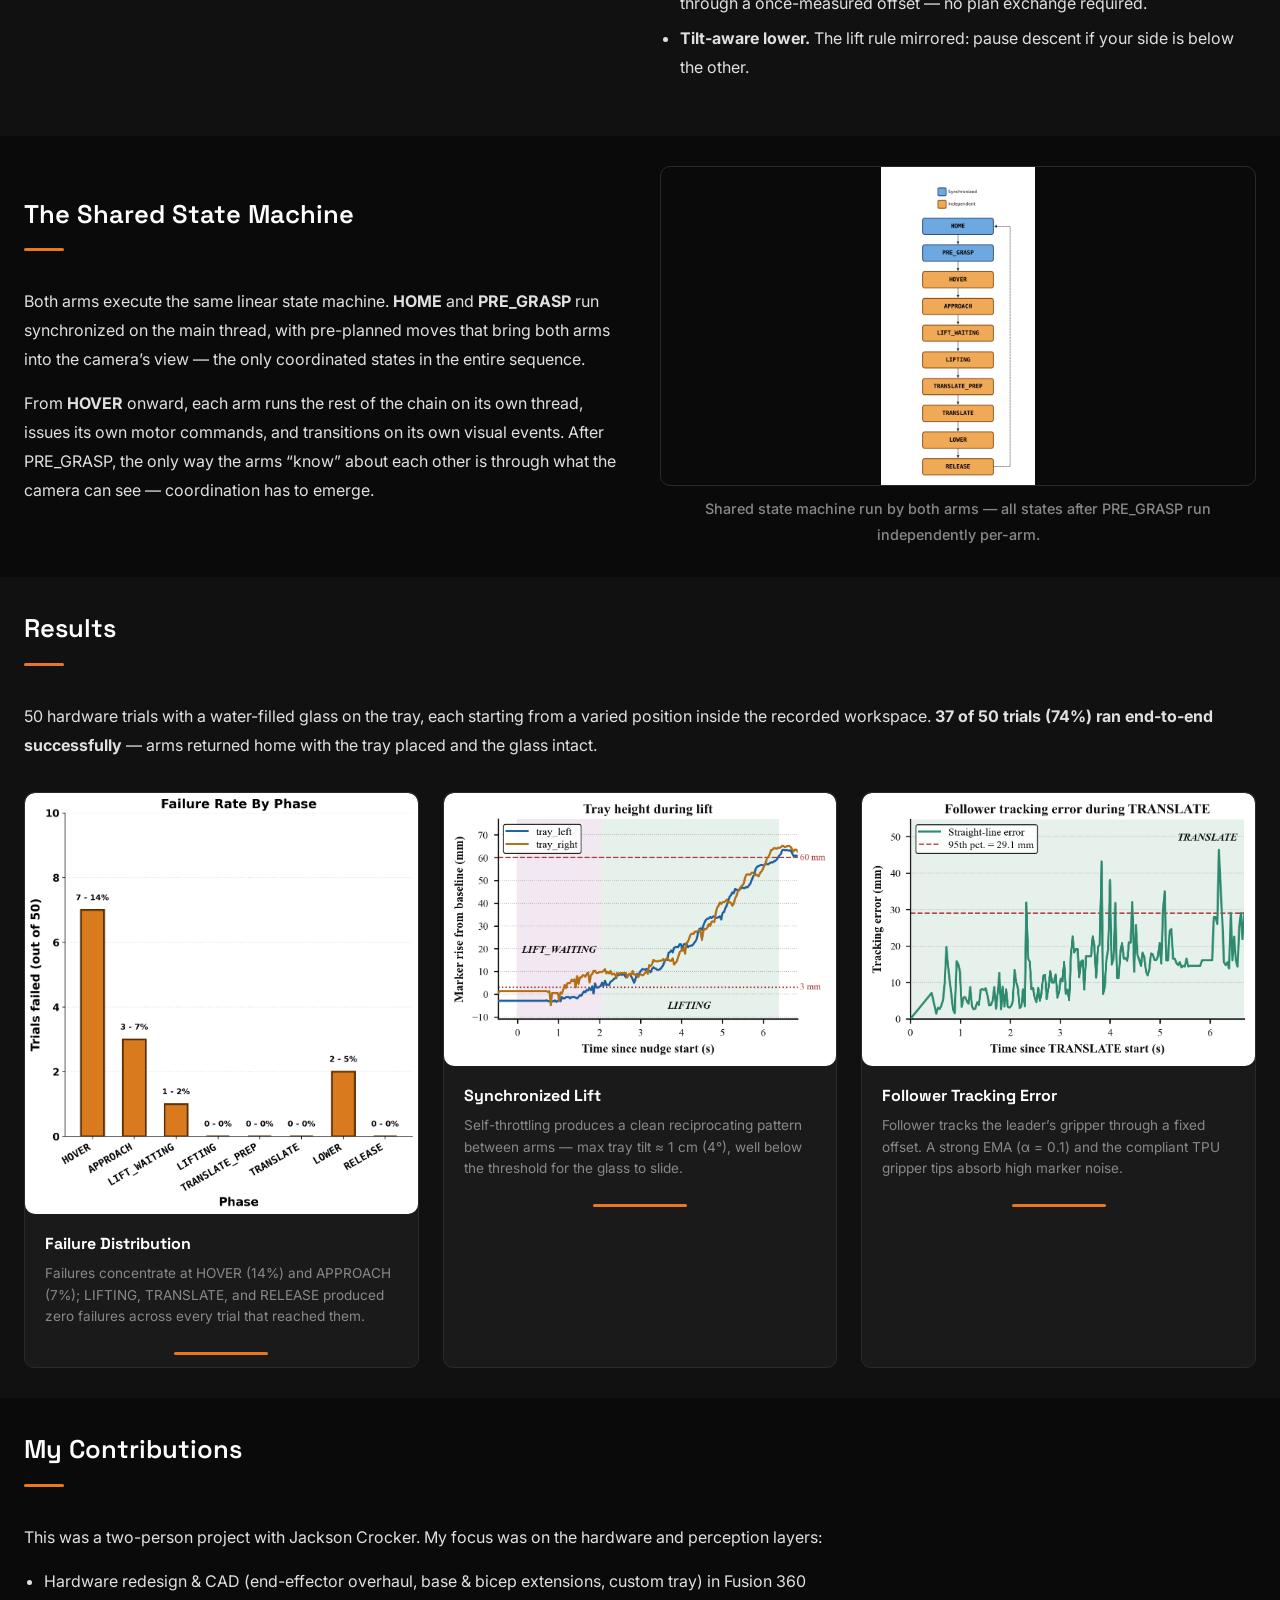
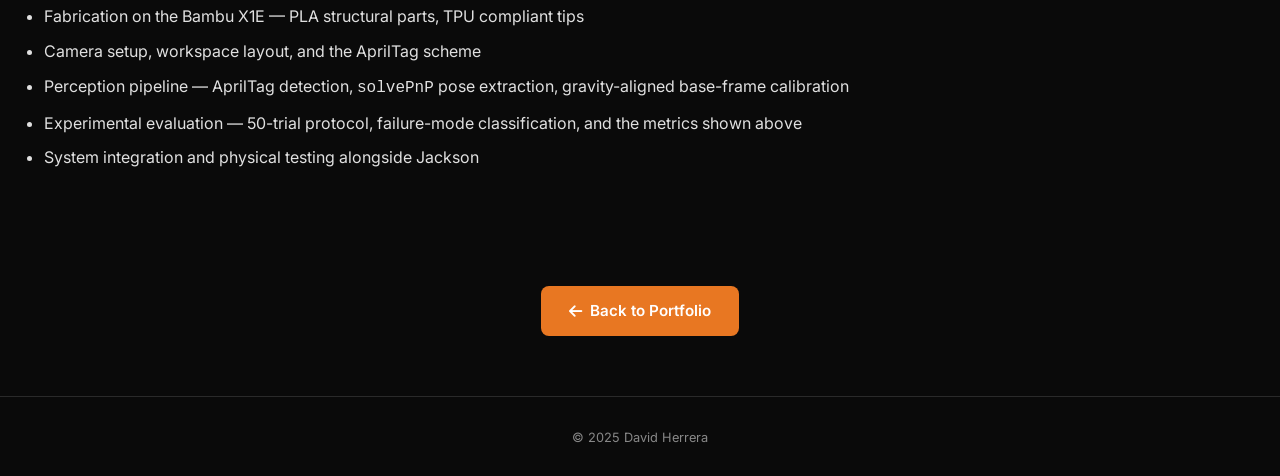
<file: mae577-multirobot.html>
<!DOCTYPE html>
<html lang="en">
<head>
    <meta charset="UTF-8">
    <meta name="viewport" content="width=device-width, initial-scale=1.0">
    <title>Multi-Robot Systems Project | David Herrera</title>
    <link rel="stylesheet" href="css/style.css">
    <link rel="stylesheet" href="css/project.css">
    <link rel="preconnect" href="https://fonts.googleapis.com">
    <link rel="preconnect" href="https://fonts.gstatic.com" crossorigin>
    <link href="https://fonts.googleapis.com/css2?family=Inter:wght@300;400;500;600;700&family=Space+Grotesk:wght@400;500;600;700&display=swap" rel="stylesheet">
    <link rel="stylesheet" href="https://cdnjs.cloudflare.com/ajax/libs/font-awesome/6.5.1/css/all.min.css">
</head>
<body>

    <!-- Navigation -->
    <nav id="navbar">
        <div class="nav-container">
            <a href="index.html" class="nav-logo">DH</a>
            <button class="nav-toggle" aria-label="Toggle navigation">
                <span></span>
                <span></span>
                <span></span>
            </button>
            <ul class="nav-links">
                <li><a href="index.html#mission">Mission</a></li>
                <li><a href="index.html#education">Education</a></li>
                <li><a href="index.html#experience">Experience</a></li>
                <li><a href="index.html#projects">Projects</a></li>
                <li><a href="index.html#skills">Skills</a></li>
                <li><a href="index.html#contact" class="nav-cta">Contact</a></li>
            </ul>
        </div>
    </nav>

    <!-- Project Hero -->
    <section class="project-hero">
        <div class="container">
            <a href="index.html#projects" class="back-link"><i class="fas fa-arrow-left"></i> Back to Portfolio</a>
            <span class="project-tag">MAE 577 — Multi-Robot Systems</span>
            <h1>Bimanual Tray Lifting Through Shared Vision</h1>
            <p class="project-subtitle">Two Independent Robot Arms Coordinate to Lift, Move, and Lower a Tray with a Water-Filled Glass &mdash; Sharing Only a Camera, Exchanging Zero Messages</p>
            <div class="project-meta">
                <span><i class="fas fa-calendar"></i> Spring 2026</span>
                <span><i class="fas fa-users"></i> David Herrera, Jackson Crocker</span>
                <span><i class="fas fa-university"></i> Princeton University MAE 577</span>
            </div>
        </div>
    </section>

    <!-- Hero Images -->
    <section class="project-hero-images">
        <div class="container">
            <div class="hero-image-row" style="align-items: start;">
                <img src="images/mae577-multirobot/main_image.png" alt="Bimanual tray-lifting problem setup with two SO-101 arms" style="height: auto; object-fit: contain;">
                <div>
                    <img src="images/mae577-multirobot/gripper.png" alt="Modified linear-rack gripper">
                    <p style="text-align: center; margin: 10px 0 0; font-size: 0.9rem; color: var(--color-text-muted); font-weight: 500;">Custom End Effector</p>
                </div>
                <div>
                    <img src="images/mae577-multirobot/tray.png" alt="Custom-designed tray with AprilTag markers">
                    <p style="text-align: center; margin: 10px 0 0; font-size: 0.9rem; color: var(--color-text-muted); font-weight: 500;">Custom Tray</p>
                </div>
            </div>
        </div>
    </section>

    <!-- Mission + Contributions -->
    <section class="project-section">
        <div class="container">
            <div style="display: grid; grid-template-columns: 1fr 1fr; gap: 40px 40px;">
                <div>
                    <h2>Abstract</h2>
                    <p>
                        We present a decentralized algorithmic approach to bimanual tray-lifting with two independent LeRobot SO-101 robot arm manipulators. The two arms share only a single RGB camera stream and exchange no direct messages of any kind. Each arm runs in its own thread and issues motor commands from a scene representation it builds for itself from AprilTag markers on the tray, grippers, and arm bases.
                    </p>
                    <p>
                        Coordination emerges implicitly from both arms observing the same scene and mapping observations to joint commands through the same pipeline &mdash; a pre-fit polynomial motion map from base-frame planar coordinates to joint angles, a shared phased procedure, and closed-loop visual servoing. The full pick&ndash;move&ndash;place sequence executes reliably on physical hardware with a water-filled glass on the tray.
                    </p>
                </div>
                <div>
                    <h2>Mission</h2>
                    <ul>
                        <li>Coordinate two independent 5-DoF robot arms to lift, translate, and lower a tray with a water-filled glass &mdash; without spilling, tilting, or dropping</li>
                        <li>Restrict the arms to share only an RGB camera and exchange no direct messages &mdash; coordination must <em>emerge</em> from shared vision alone</li>
                        <li>Build that coordination from small, interpretable algorithms rather than a learned policy</li>
                    </ul>
                </div>
                <div style="grid-column: 1 / -1;">
                    <h2>Algorithmic Contributions</h2>
                    <ul>
                        <li><strong>Polynomial motion map:</strong> a degree-3 <em>(x,&nbsp;z)</em>&nbsp;&rarr;&nbsp;5-joint regression that replaces a traditional IK solver</li>
                        <li><strong>Nudge-lift handshake:</strong> a small physical pre-move on the tray that the other arm detects visually &mdash; replaces explicit &ldquo;ready-to-lift&rdquo; messaging</li>
                        <li><strong>Tilt-aware synchronized lift:</strong> each arm only steps up when its own side is at-or-below the other &mdash; the tray stays level by construction</li>
                        <li><strong>Leader&ndash;follower translation:</strong> the follower tracks the leader&rsquo;s gripper marker through a once-measured offset &mdash; no plan exchange required</li>
                    </ul>
                </div>
            </div>
        </div>
    </section>

    <!-- Hardware & Modifications -->
    <section class="project-section section-alt">
        <div class="container">
            <h2>Hardware &amp; Modifications</h2>

            <div style="display: grid; grid-template-columns: 1fr 1fr; gap: 40px; align-items: start; margin-top: 16px;">
                <div>
                    <p>
                        The base platform is the open-source LeRobot SO-101 &mdash; an inexpensive 5-DoF follower arm with position-controlled Feetech STS3215 servos exposed through HuggingFace LeRobot&rsquo;s <code>SOFollower</code> bus interface. The stock design wasn&rsquo;t immediately suited for bimanual tray work, so we modified the end-effector, the base, and the bicep, and designed a custom tray and AprilTag layout from scratch. All custom parts were CAD&rsquo;d in Fusion 360 and 3D-printed on a Bambu X1E.
                    </p>
                </div>
                <div>
                    <div class="hero-image-row" style="grid-template-columns: 1fr;">
                        <img src="images/mae577-multirobot/original_lerobot.png" alt="Unmodified LeRobot SO-101 arm" style="height: 320px; object-fit: contain;">
                    </div>
                    <h3 style="margin-top: 16px;">Starting Point: Stock SO-101</h3>
                    <p>
                        The original &ldquo;Finger-Tips&rdquo; end-effector swings to open and close, which is space-inefficient for a simple binary grasp, and prints in brittle PLA. Range of motion in the vertical direction is also limited &mdash; at extended distances the gripper would rotate to gain height, which would have ruined the tray-lift task.
                    </p>
                </div>
            </div>

            <h3 style="margin-top: 32px;">Modified End-Effector</h3>
            <div class="hero-image-row" style="grid-template-columns: 1fr;">
                <img src="images/mae577-multirobot/exploded_end_effector.png" alt="Exploded view of the modified end-effector" style="height: 320px; object-fit: contain;">
            </div>
            <ul>
                <li>Replaced the rotating &ldquo;Finger-Tips&rdquo; with a linear-translating gripper actuated through a gear and rack pair &mdash; adapted from an open-source design and fitted to the STS3215 servo with a new casing and gear</li>
                <li>Two-material finger: PLA body for structure, <strong>TPU tips</strong> for compliance. The flexible TPU was crucial for absorbing marker jitter and small tracking errors during the translation phase</li>
            </ul>

            <h3 style="margin-top: 32px;">Extended Reach</h3>
            <div class="hero-image-row" style="grid-template-columns: 1fr 1fr;">
                <img src="images/mae577-multirobot/base_modified.png" alt="Arm base extended 3 cm vertically" style="height: 320px; object-fit: contain;">
                <img src="images/mae577-multirobot/extended_bicep.png" alt="Bicep arm link extended 3 cm" style="height: 320px; object-fit: contain;">
            </div>
            <ul>
                <li>Extended the arm base by 3 cm vertically &mdash; gives the arm more headroom before hitting its rotational ceiling on vertical lifts</li>
                <li>Extended the &ldquo;bicep&rdquo; (lower arm link) by 3 cm &mdash; pairs with the base extension to keep the gripper oriented correctly through the full lift trajectory</li>
            </ul>

            <h3 style="margin-top: 32px;">Custom Tray</h3>
            <p>
                The tray (PLA, 150 mm &times; 75 mm) carries two slots for 20 mm AprilTag markers 140 mm apart. The markers do double duty as position references <em>and</em> as a tilt gauge via their relative height. Raised 10 mm handles 65 mm high give the grippers a clean target.
            </p>
        </div>
    </section>

    <!-- Perception & Camera -->
    <section class="project-section">
        <div class="container">
            <h2>Perception &amp; Camera</h2>
            <p>
                A single Intel RealSense D435i provides a 640&times;480 RGB stream at 30 fps. The D435i&rsquo;s IR stereo depth was too noisy at this range and was discarded &mdash; the entire pipeline runs on the RGB stream alone. Both arm threads consume the same camera frames, simulating two co-located cameras within hardware constraints.
            </p>
            <div class="hero-image-row" style="grid-template-columns: 1fr 1fr;">
                <img src="images/mae577-multirobot/camera.png" alt="Intel RealSense D435i camera" style="height: 320px; object-fit: contain;">
                <img src="images/mae577-multirobot/AprilTags.png" alt="Three commonly used AprilTag families" style="height: 320px; object-fit: contain;">
            </div>
            <p style="margin-top: 24px;">
                Six AprilTag markers from the <strong>Tag16h5</strong> family label the scene: one 40 mm tag on each arm base, one 40 mm tag on each gripper, and two 20 mm tags on opposite sides of the tray. Tag16h5 was chosen because the simpler 4&times;4 grid stays legible at the small marker sizes our setup demanded. <code>cv2.solvePnP</code> with <code>SOLVEPNP_IPPE_SQUARE</code> against the symmetric corner layout returns 5&ndash;10 mm 3D pose accuracy &mdash; better than any of the coordination thresholds need.
            </p>

            <h3 style="margin-top: 32px;">Base-Frame Calibration</h3>
            <p>
                Each arm has its own natural coordinate frame, so before any task can run, the system has to place each arm&rsquo;s base relative to the camera. The system detects each base tag for 30 consecutive frames and averages the resulting transforms to suppress per-frame jitter. Because hand-mounted tags rarely sit perfectly vertical, the averaged rotation is then re-orthonormalized with <em>explicit gravity alignment</em>:
            </p>
            <ol>
                <li>Find whichever measured axis is most aligned with the camera&rsquo;s vertical, and snap it to exactly vertical (new <em>y</em>)</li>
                <li>Of the remaining two, project the depth-aligned one onto the horizontal plane (new <em>z</em>)</li>
                <li>Close the right-handed frame with <em>x = y &times; z</em></li>
            </ol>
            <p>
                Because both arms enforce the same vertical convention, their motion maps share common axes without ever needing an external world frame. Re-running this calibration is also the only step required to move the whole setup to a new location.
            </p>
        </div>
    </section>

    <!-- Motion Map + Coordination (side by side) -->
    <section class="project-section section-alt">
        <div class="container">
            <div style="display: grid; grid-template-columns: 1fr 1fr; gap: 40px;">
                <div>
                    <h2>The Motion Map</h2>
                    <p>
                        Instead of a traditional IK solver, each arm uses a degree-3 polynomial that maps a planar target <em>(x,&nbsp;z)</em> directly to 5 servo angles. Fit once per arm from a manual workspace sweep, evaluated in O(1) at runtime, with a visual-servoing feedback term to close the loop.
                    </p>
                    <ul>
                        <li>~8k samples per arm collected in ~10 min by hand-sweeping the workspace</li>
                        <li>Degree-3 ridge regression, RMSE &asymp; 3&deg; on the main joints</li>
                        <li>Runtime is a polynomial eval plus a feedback correction &mdash; no iterative solver in the loop</li>
                    </ul>
                </div>
                <div>
                    <h2>Coordination Through Shared Vision</h2>
                    <p>
                        Both arms run the <em>same</em> finite-state machine on independent threads. Every transition triggers on what each arm sees &mdash; coordination emerges from the shared image, not from any inter-arm message.
                    </p>
                    <ul>
                        <li><strong>Nudge-lift handshake.</strong> Each arm pre-lifts its side; the other waits for a &ge; 3 mm rise on the opposing tray marker before lifting itself.</li>
                        <li><strong>Tilt-aware lift.</strong> Each arm only steps up if its side is at-or-below the other &mdash; identical local rules on the same measurements keep the tray level.</li>
                        <li><strong>Leader&ndash;follower translation.</strong> The follower tracks the leader&rsquo;s gripper marker through a once-measured offset &mdash; no plan exchange required.</li>
                        <li><strong>Tilt-aware lower.</strong> The lift rule mirrored: pause descent if your side is below the other.</li>
                    </ul>
                </div>
            </div>

        </div>
    </section>

    <!-- Shared State Machine -->
    <section class="project-section">
        <div class="container">
            <div style="display: grid; grid-template-columns: 1fr 1fr; gap: 40px; align-items: center;">
                <div>
                    <h2>The Shared State Machine</h2>
                    <p>
                        Both arms execute the same linear state machine. <strong>HOME</strong> and <strong>PRE_GRASP</strong> run synchronized on the main thread, with pre-planned moves that bring both arms into the camera&rsquo;s view &mdash; the only coordinated states in the entire sequence.
                    </p>
                    <p>
                        From <strong>HOVER</strong> onward, each arm runs the rest of the chain on its own thread, issues its own motor commands, and transitions on its own visual events. After PRE_GRASP, the only way the arms &ldquo;know&rdquo; about each other is through what the camera can see &mdash; coordination has to emerge.
                    </p>
                </div>
                <div>
                    <div class="hero-image-row" style="grid-template-columns: 1fr;">
                        <img src="images/mae577-multirobot/figure9_state_diagram.png" alt="Shared finite-state machine run by both arms" style="height: 320px; object-fit: contain;">
                    </div>
                    <p style="text-align: center; margin: 10px 0 0; font-size: 0.9rem; color: var(--color-text-muted); font-weight: 500;">Shared state machine run by both arms &mdash; all states after PRE_GRASP run independently per-arm.</p>
                </div>
            </div>
        </div>
    </section>

    <!-- Results -->
    <section class="project-section section-alt">
        <div class="container">
            <h2>Results</h2>
            <p>
                50 hardware trials with a water-filled glass on the tray, each starting from a varied position inside the recorded workspace. <strong>37 of 50 trials (74%) ran end-to-end successfully</strong> &mdash; arms returned home with the tray placed and the glass intact.
            </p>

            <div class="gallery-grid">
                <div class="gallery-item">
                    <img src="images/mae577-multirobot/failure_rate_by_phase.png" alt="Failures and failure rate by phase across 50 trials">
                    <div class="gallery-caption">
                        <strong>Failure Distribution</strong>
                        <p>Failures concentrate at HOVER (14%) and APPROACH (7%); LIFTING, TRANSLATE, and RELEASE produced zero failures across every trial that reached them.</p>
                    </div>
                </div>

                <div class="gallery-item">
                    <img src="images/mae577-multirobot/lift_height.png" alt="Both tray markers' heights over time during a representative lift">
                    <div class="gallery-caption">
                        <strong>Synchronized Lift</strong>
                        <p>Self-throttling produces a clean reciprocating pattern between arms &mdash; max tray tilt &asymp; 1 cm (4&deg;), well below the threshold for the glass to slide.</p>
                    </div>
                </div>

                <div class="gallery-item">
                    <img src="images/mae577-multirobot/translate_follower_error_ep004.png" alt="Follower tracking error during a representative TRANSLATE phase">
                    <div class="gallery-caption">
                        <strong>Follower Tracking Error</strong>
                        <p>Follower tracks the leader&rsquo;s gripper through a fixed offset. A strong EMA (&alpha; = 0.1) and the compliant TPU gripper tips absorb high marker noise.</p>
                    </div>
                </div>
            </div>
        </div>
    </section>

    <!-- My Contributions -->
    <section class="project-section">
        <div class="container">
            <h2>My Contributions</h2>
            <p>
                This was a two-person project with Jackson Crocker. My focus was on the hardware and perception layers:
            </p>
            <ul>
                <li>Hardware redesign &amp; CAD (end-effector overhaul, base &amp; bicep extensions, custom tray) in Fusion 360</li>
                <li>Fabrication on the Bambu X1E &mdash; PLA structural parts, TPU compliant tips</li>
                <li>Camera setup, workspace layout, and the AprilTag scheme</li>
                <li>Perception pipeline &mdash; AprilTag detection, <code>solvePnP</code> pose extraction, gravity-aligned base-frame calibration</li>
                <li>Experimental evaluation &mdash; 50-trial protocol, failure-mode classification, and the metrics shown above</li>
                <li>System integration and physical testing alongside Jackson</li>
            </ul>
        </div>
    </section>

    <!-- Back to Portfolio -->
    <section class="project-section" style="text-align: center; padding: 60px 0;">
        <div class="container">
            <a href="index.html#projects" class="btn btn-primary"><i class="fas fa-arrow-left"></i> Back to Portfolio</a>
        </div>
    </section>

    <!-- Footer -->
    <footer id="contact" style="padding: 30px 0;">
        <div class="container">
            <p class="footer-credit">&copy; 2025 David Herrera</p>
        </div>
    </footer>

    <script src="js/main.js"></script>
</body>
</html>
</file>
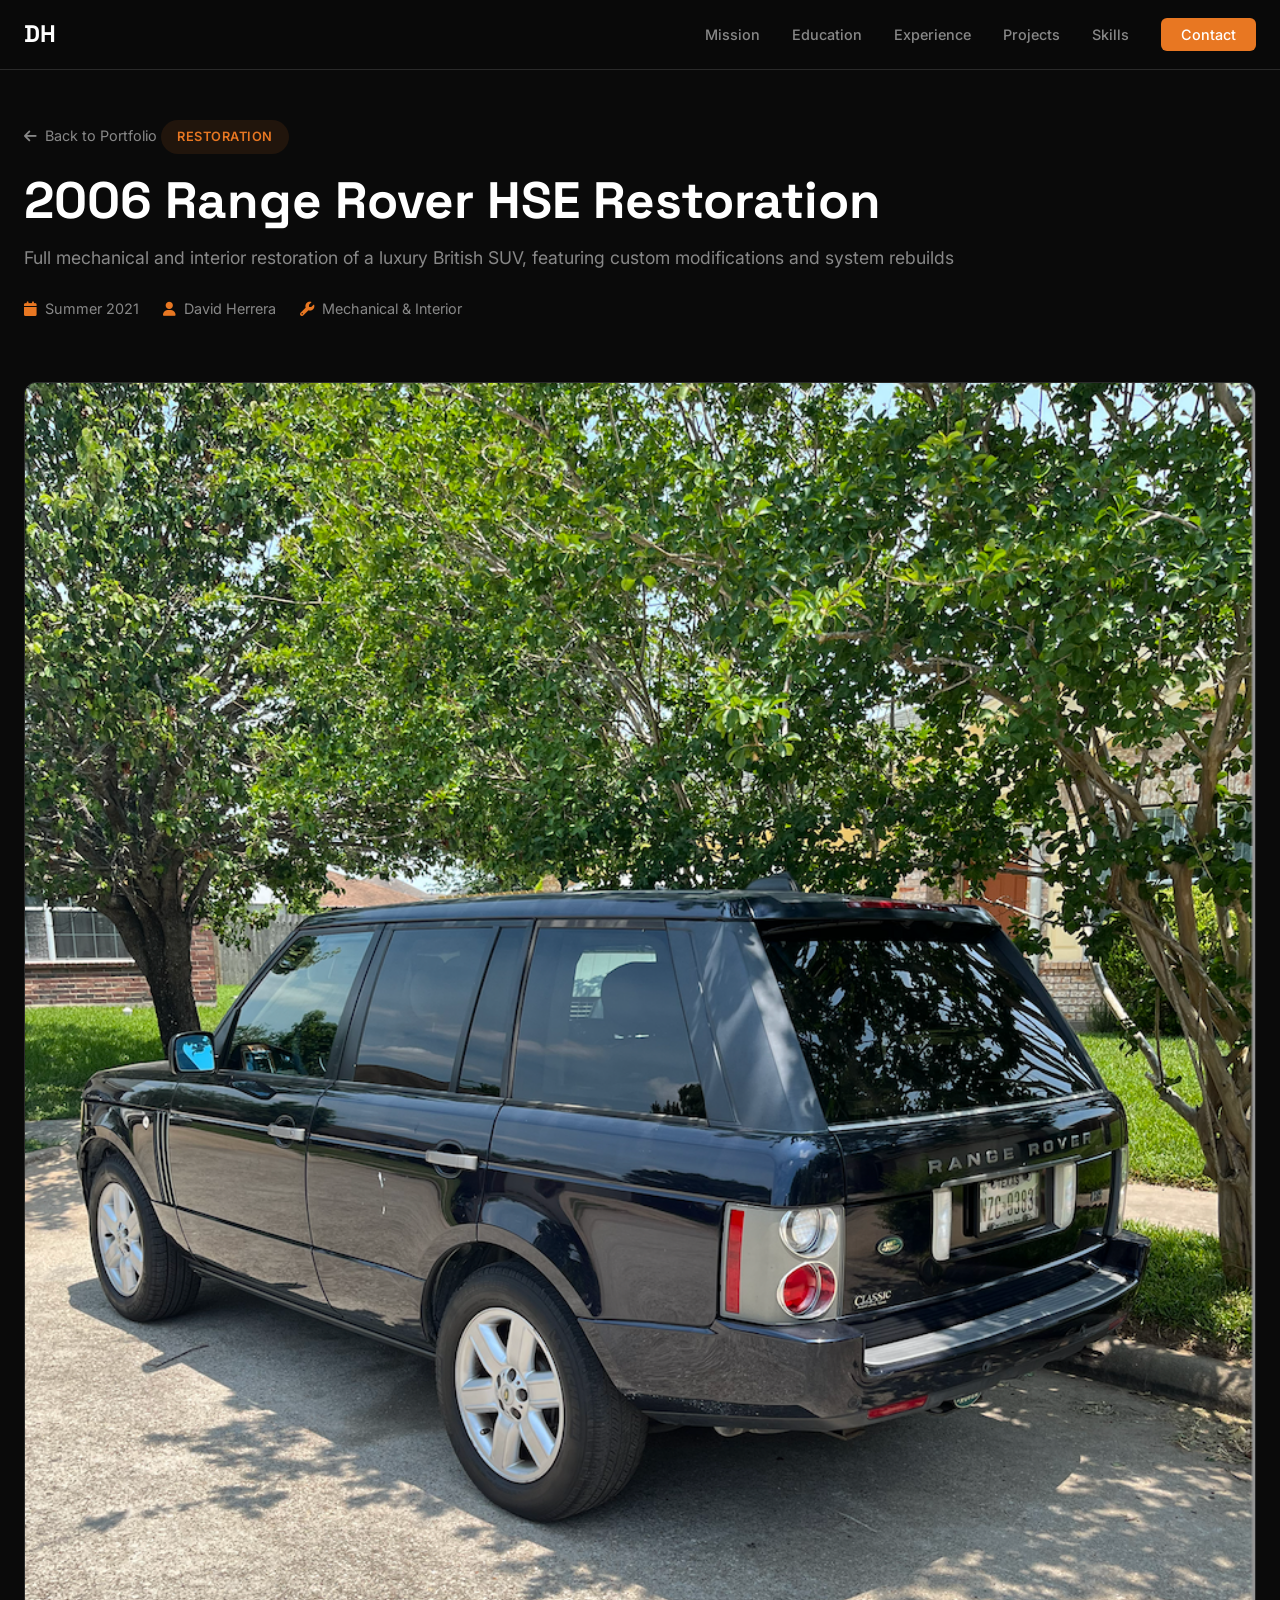
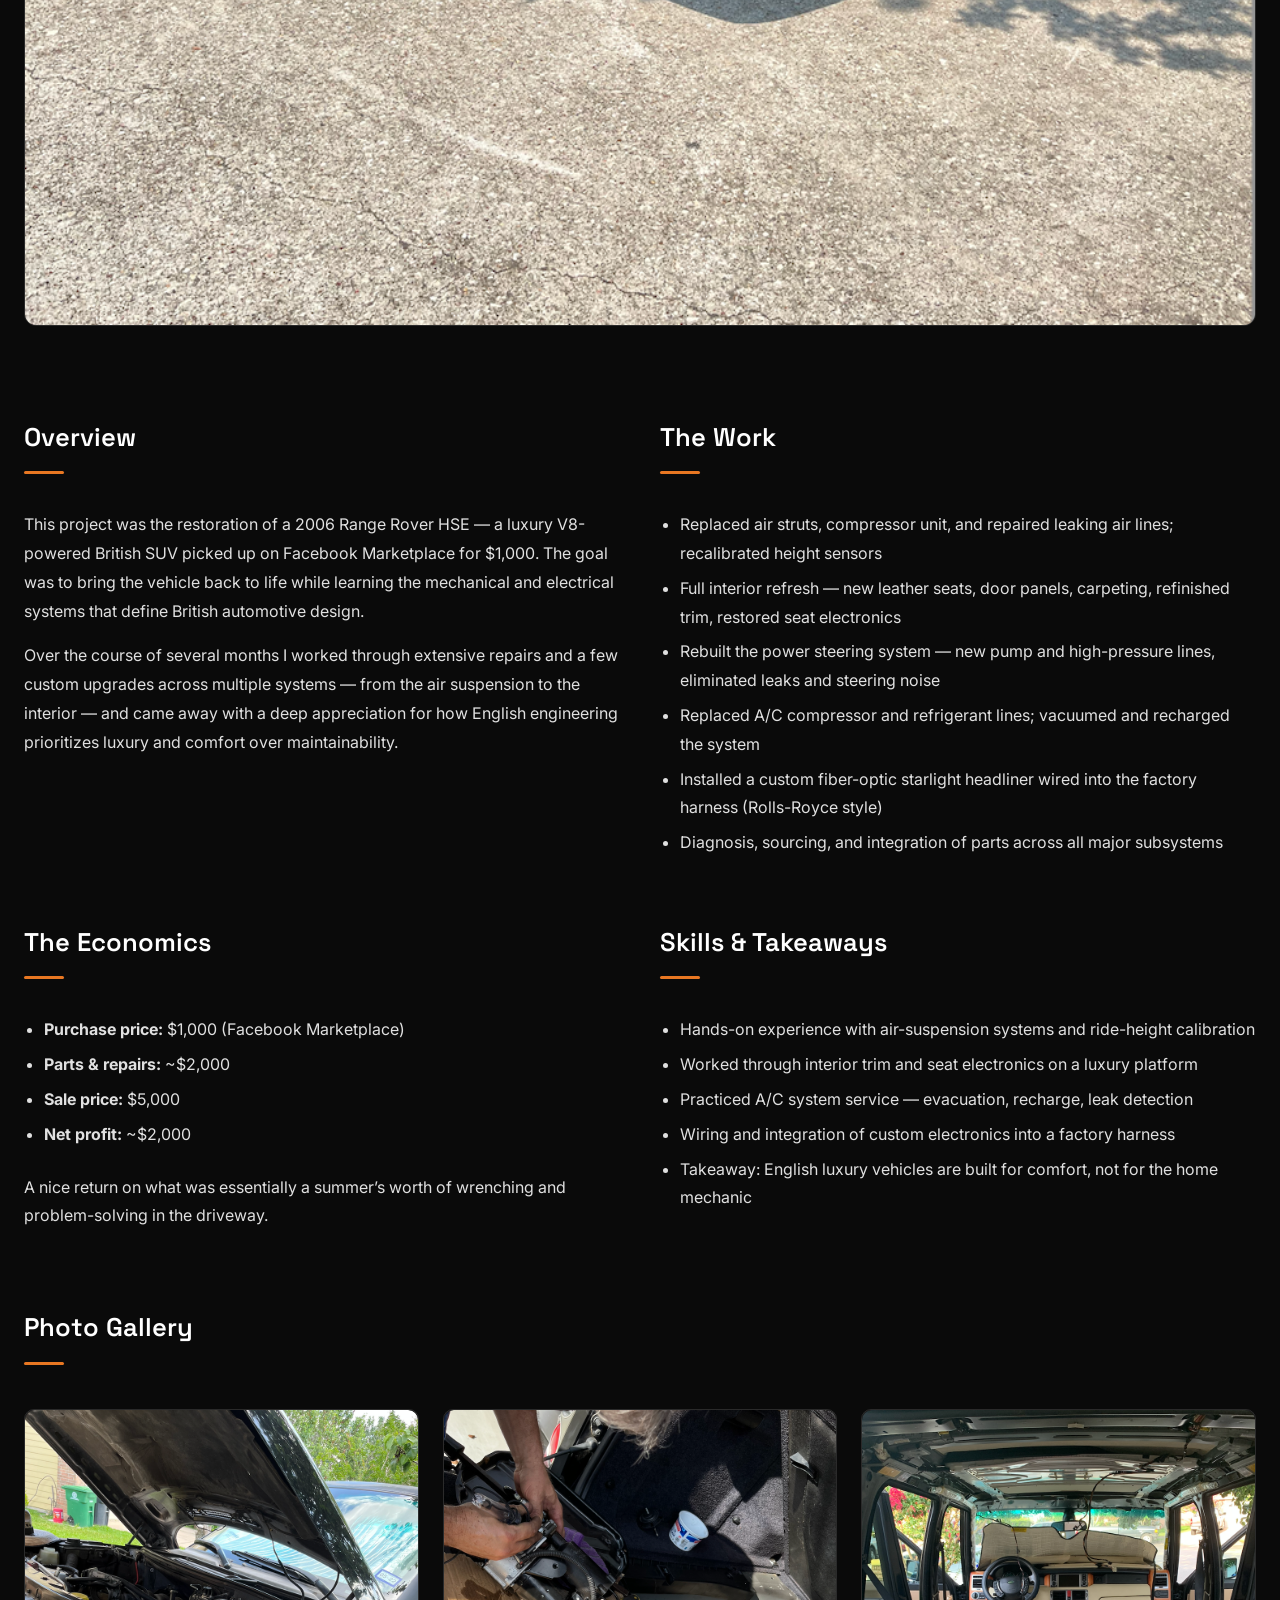
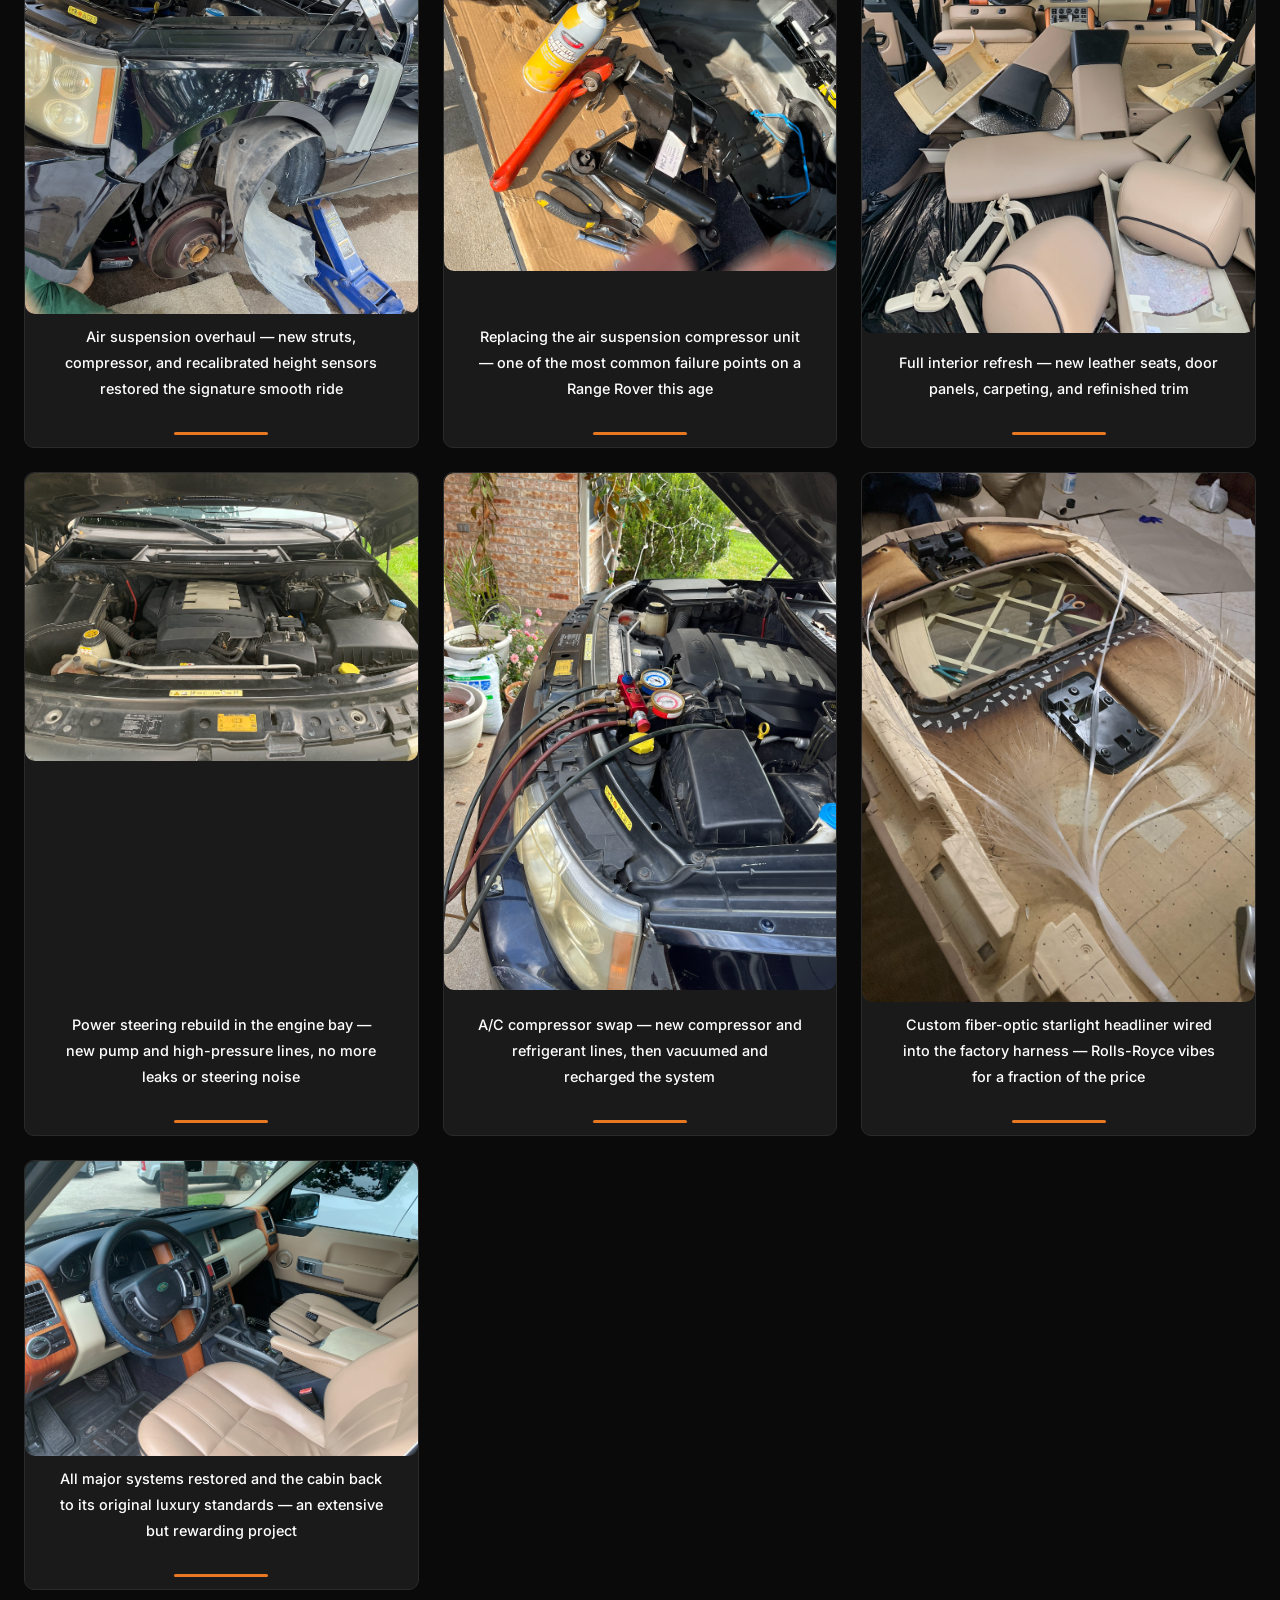
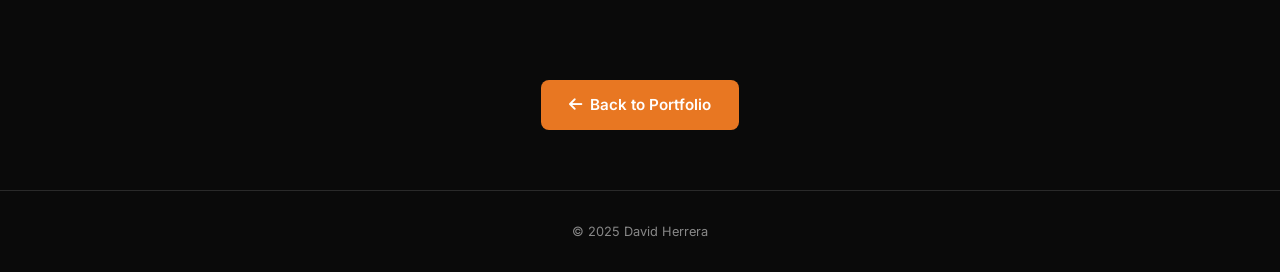
<file: rangerover.html>
<!DOCTYPE html>
<html lang="en">
<head>
    <meta charset="UTF-8">
    <meta name="viewport" content="width=device-width, initial-scale=1.0">
    <title>2006 Range Rover HSE Restoration | David Herrera</title>
    <link rel="stylesheet" href="css/style.css">
    <link rel="stylesheet" href="css/project.css">
    <link rel="preconnect" href="https://fonts.googleapis.com">
    <link rel="preconnect" href="https://fonts.gstatic.com" crossorigin>
    <link href="https://fonts.googleapis.com/css2?family=Inter:wght@300;400;500;600;700&family=Space+Grotesk:wght@400;500;600;700&display=swap" rel="stylesheet">
    <link rel="stylesheet" href="https://cdnjs.cloudflare.com/ajax/libs/font-awesome/6.5.1/css/all.min.css">
</head>
<body>

    <!-- Navigation -->
    <nav id="navbar">
        <div class="nav-container">
            <a href="index.html" class="nav-logo">DH</a>
            <button class="nav-toggle" aria-label="Toggle navigation">
                <span></span>
                <span></span>
                <span></span>
            </button>
            <ul class="nav-links">
                <li><a href="index.html#mission">Mission</a></li>
                <li><a href="index.html#education">Education</a></li>
                <li><a href="index.html#experience">Experience</a></li>
                <li><a href="index.html#projects">Projects</a></li>
                <li><a href="index.html#skills">Skills</a></li>
                <li><a href="index.html#contact" class="nav-cta">Contact</a></li>
            </ul>
        </div>
    </nav>

    <!-- Project Hero -->
    <section class="project-hero">
        <div class="container">
            <a href="index.html#projects" class="back-link"><i class="fas fa-arrow-left"></i> Back to Portfolio</a>
            <span class="project-tag">Restoration</span>
            <h1>2006 Range Rover HSE Restoration</h1>
            <p class="project-subtitle">Full mechanical and interior restoration of a luxury British SUV, featuring custom modifications and system rebuilds</p>
            <div class="project-meta">
                <span><i class="fas fa-calendar"></i> Summer 2021</span>
                <span><i class="fas fa-user"></i> David Herrera</span>
                <span><i class="fas fa-wrench"></i> Mechanical &amp; Interior</span>
            </div>
        </div>
    </section>

    <!-- Hero Image -->
    <section class="project-hero-images">
        <div class="container">
            <div class="hero-image-row" style="grid-template-columns: 1fr;">
                <img src="images/projects/rrcover.png" alt="2006 Range Rover HSE" style="height: auto; width: 100%; object-fit: contain; border-radius: 12px;">
            </div>
        </div>
    </section>

    <!-- Project Details -->
    <section class="project-section">
        <div class="container">
            <div style="display: grid; grid-template-columns: 1fr 1fr; gap: 40px;">
                <div>
                    <h2>Overview</h2>
                    <p>
                        This project was the restoration of a 2006 Range Rover HSE &mdash; a luxury V8-powered British SUV picked up on Facebook Marketplace for $1,000. The goal was to bring the vehicle back to life while learning the mechanical and electrical systems that define British automotive design.
                    </p>
                    <p>
                        Over the course of several months I worked through extensive repairs and a few custom upgrades across multiple systems &mdash; from the air suspension to the interior &mdash; and came away with a deep appreciation for how English engineering prioritizes luxury and comfort over maintainability.
                    </p>
                </div>
                <div>
                    <h2>The Work</h2>
                    <ul>
                        <li>Replaced air struts, compressor unit, and repaired leaking air lines; recalibrated height sensors</li>
                        <li>Full interior refresh &mdash; new leather seats, door panels, carpeting, refinished trim, restored seat electronics</li>
                        <li>Rebuilt the power steering system &mdash; new pump and high-pressure lines, eliminated leaks and steering noise</li>
                        <li>Replaced A/C compressor and refrigerant lines; vacuumed and recharged the system</li>
                        <li>Installed a custom fiber-optic starlight headliner wired into the factory harness (Rolls-Royce style)</li>
                        <li>Diagnosis, sourcing, and integration of parts across all major subsystems</li>
                    </ul>
                </div>
            </div>

            <div style="display: grid; grid-template-columns: 1fr 1fr; gap: 40px; margin-top: 40px;">
                <div>
                    <h2>The Economics</h2>
                    <ul>
                        <li><strong>Purchase price:</strong> $1,000 (Facebook Marketplace)</li>
                        <li><strong>Parts &amp; repairs:</strong> ~$2,000</li>
                        <li><strong>Sale price:</strong> $5,000</li>
                        <li><strong>Net profit:</strong> ~$2,000</li>
                    </ul>
                    <p>
                        A nice return on what was essentially a summer&rsquo;s worth of wrenching and problem-solving in the driveway.
                    </p>
                </div>
                <div>
                    <h2>Skills &amp; Takeaways</h2>
                    <ul>
                        <li>Hands-on experience with air-suspension systems and ride-height calibration</li>
                        <li>Worked through interior trim and seat electronics on a luxury platform</li>
                        <li>Practiced A/C system service &mdash; evacuation, recharge, leak detection</li>
                        <li>Wiring and integration of custom electronics into a factory harness</li>
                        <li>Takeaway: English luxury vehicles are built for comfort, not for the home mechanic</li>
                    </ul>
                </div>
            </div>
        </div>
    </section>

    <!-- Photo Gallery -->
    <section class="project-section">
        <div class="container">
            <h2>Photo Gallery</h2>
            <div class="gallery-grid">

                <div class="gallery-item">
                    <img src="images/rrpics/strut.png" alt="Air suspension overhaul">
                    <p>Air suspension overhaul &mdash; new struts, compressor, and recalibrated height sensors restored the signature smooth ride</p>
                </div>

                <div class="gallery-item">
                    <img src="images/rrpics/compressor.png" alt="Air suspension compressor">
                    <p>Replacing the air suspension compressor unit &mdash; one of the most common failure points on a Range Rover this age</p>
                </div>

                <div class="gallery-item">
                    <img src="images/rrpics/interior.png" alt="Restored interior">
                    <p>Full interior refresh &mdash; new leather seats, door panels, carpeting, and refinished trim</p>
                </div>

                <div class="gallery-item">
                    <img src="images/rrpics/enginebay.png" alt="Engine bay and power steering work">
                    <p>Power steering rebuild in the engine bay &mdash; new pump and high-pressure lines, no more leaks or steering noise</p>
                </div>

                <div class="gallery-item">
                    <img src="images/rrpics/accompressor.png" alt="A/C compressor replacement">
                    <p>A/C compressor swap &mdash; new compressor and refrigerant lines, then vacuumed and recharged the system</p>
                </div>

                <div class="gallery-item">
                    <img src="images/rrpics/fiber.png" alt="Fiber-optic starlight headliner">
                    <p>Custom fiber-optic starlight headliner wired into the factory harness &mdash; Rolls-Royce vibes for a fraction of the price</p>
                </div>

                <div class="gallery-item">
                    <img src="images/rrpics/finished.png" alt="Finished Range Rover HSE">
                    <p>All major systems restored and the cabin back to its original luxury standards &mdash; an extensive but rewarding project</p>
                </div>

            </div>
        </div>
    </section>

    <!-- Back to Portfolio -->
    <section class="project-section" style="text-align: center; padding: 60px 0;">
        <div class="container">
            <a href="index.html#projects" class="btn btn-primary"><i class="fas fa-arrow-left"></i> Back to Portfolio</a>
        </div>
    </section>

    <!-- Footer -->
    <footer id="contact" style="padding: 30px 0;">
        <div class="container">
            <p class="footer-credit">&copy; 2025 David Herrera</p>
        </div>
    </footer>

    <script src="js/main.js"></script>
</body>
</html>
</file>
<file: css/style.css>
/* ============================================
   David Herrera Portfolio — Custom Stylesheet
   ============================================ */

/* --- Reset & Base --- */
*, *::before, *::after {
    margin: 0;
    padding: 0;
    box-sizing: border-box;
}

:root {
    --color-bg: #0a0a0a;
    --color-bg-alt: #111111;
    --color-surface: #1a1a1a;
    --color-text: #e0e0e0;
    --color-text-muted: #888888;
    --color-accent: #e87722;
    --color-accent-hover: #f58a3b;
    --color-white: #ffffff;
    --color-border: #2a2a2a;
    --font-heading: 'Space Grotesk', sans-serif;
    --font-body: 'Inter', sans-serif;
    --max-width: 1600px;
    --nav-height: 70px;
}

html {
    scroll-behavior: smooth;
    font-size: 16px;
}

body {
    font-family: var(--font-body);
    background-color: var(--color-bg);
    color: var(--color-text);
    line-height: 1.7;
    overflow-x: hidden;
}

img {
    max-width: 100%;
    display: block;
}

a {
    color: var(--color-accent);
    text-decoration: none;
    transition: color 0.3s ease;
}

a:hover {
    color: var(--color-accent-hover);
}

.container {
    max-width: var(--max-width);
    margin: 0 auto;
    padding: 0 24px;
}

/* --- Navigation --- */
#navbar {
    position: fixed;
    top: 0;
    left: 0;
    right: 0;
    height: var(--nav-height);
    background: rgba(10, 10, 10, 0.85);
    backdrop-filter: blur(12px);
    -webkit-backdrop-filter: blur(12px);
    border-bottom: 1px solid var(--color-border);
    z-index: 1000;
    transition: background 0.3s ease;
}

.nav-container {
    max-width: var(--max-width);
    margin: 0 auto;
    padding: 0 24px;
    height: 100%;
    display: flex;
    align-items: center;
    justify-content: space-between;
}

.nav-logo {
    font-family: var(--font-heading);
    font-size: 1.5rem;
    font-weight: 700;
    color: var(--color-white);
    letter-spacing: -0.5px;
}

.nav-logo:hover {
    color: var(--color-accent);
}

.nav-links {
    list-style: none;
    display: flex;
    align-items: center;
    gap: 32px;
}

.nav-links a {
    color: var(--color-text-muted);
    font-size: 0.9rem;
    font-weight: 500;
    transition: color 0.3s ease;
}

.nav-links a:hover,
.nav-links a.active {
    color: var(--color-white);
}

.nav-cta {
    background: var(--color-accent);
    color: var(--color-white) !important;
    padding: 8px 20px;
    border-radius: 6px;
    font-weight: 600;
}

.nav-cta:hover {
    background: var(--color-accent-hover);
    color: var(--color-white) !important;
}

.nav-toggle {
    display: none;
    flex-direction: column;
    gap: 5px;
    background: none;
    border: none;
    cursor: pointer;
    padding: 4px;
}

.nav-toggle span {
    width: 24px;
    height: 2px;
    background: var(--color-text);
    border-radius: 2px;
    transition: all 0.3s ease;
}

/* --- Buttons --- */
.btn {
    display: inline-flex;
    align-items: center;
    gap: 8px;
    padding: 12px 28px;
    border-radius: 8px;
    font-family: var(--font-body);
    font-size: 0.95rem;
    font-weight: 600;
    cursor: pointer;
    transition: all 0.3s ease;
    border: none;
    text-decoration: none;
}

.btn-primary {
    background: var(--color-accent);
    color: var(--color-white);
}

.btn-primary:hover {
    background: var(--color-accent-hover);
    color: var(--color-white);
    transform: translateY(-2px);
    box-shadow: 0 8px 24px rgba(232, 119, 34, 0.2);
}

.btn-outline {
    background: transparent;
    color: var(--color-text);
    border: 1px solid var(--color-border);
}

.btn-outline:hover {
    border-color: var(--color-accent);
    color: var(--color-accent);
    transform: translateY(-2px);
}

.btn-small {
    padding: 8px 20px;
    font-size: 0.85rem;
    background: var(--color-accent);
    color: var(--color-white);
    border-radius: 6px;
}

.btn-small:hover {
    background: var(--color-accent-hover);
    color: var(--color-white);
}

/* --- Hero / Mission Section --- */
#hero {
    min-height: 100vh;
    display: flex;
    align-items: center;
    padding: calc(var(--nav-height) + 10px) 0 20px;
    position: relative;
    background: radial-gradient(ellipse at 50% 0%, rgba(232, 119, 34, 0.06) 0%, transparent 60%);
}

.hero-split {
    display: grid;
    grid-template-columns: 340px 1fr;
    gap: 50px;
    align-items: center;
}

.hero-image img {
    width: 100%;
    border-radius: 12px;
    border: 2px solid var(--color-border);
    opacity: 0;
    animation: fadeUp 0.6s ease forwards;
    animation-delay: 0.2s;
}

.hero-greeting {
    font-size: 1.1rem;
    color: var(--color-accent);
    font-weight: 500;
    margin-bottom: 8px;
    opacity: 0;
    animation: fadeUp 0.6s ease forwards;
    animation-delay: 0.3s;
}

.hero-name {
    font-family: var(--font-heading);
    font-size: clamp(2.8rem, 5.5vw, 4.5rem);
    font-weight: 700;
    color: var(--color-white);
    line-height: 1.1;
    margin-bottom: 12px;
    opacity: 0;
    animation: fadeUp 0.6s ease forwards;
    animation-delay: 0.4s;
}

.hero-tagline {
    font-size: 1.05rem;
    color: var(--color-text-muted);
    margin-bottom: 16px;
    opacity: 0;
    animation: fadeUp 0.6s ease forwards;
    animation-delay: 0.5s;
}

.hero-description {
    font-size: 1rem;
    color: var(--color-text);
    line-height: 1.8;
    margin-bottom: 28px;
    opacity: 0;
    animation: fadeUp 0.6s ease forwards;
    animation-delay: 0.6s;
}

.hero-stats-row {
    display: flex;
    align-items: center;
    gap: 32px;
    flex-wrap: wrap;
    padding-top: 24px;
    border-top: 1px solid var(--color-border);
    opacity: 0;
    animation: fadeUp 0.6s ease forwards;
    animation-delay: 0.7s;
}

.hero-links {
    display: flex;
    gap: 12px;
    flex-wrap: wrap;
    margin-left: auto;
}

.scroll-indicator {
    position: absolute;
    bottom: 30px;
    left: 50%;
    transform: translateX(-50%);
    display: flex;
    flex-direction: column;
    align-items: center;
    gap: 8px;
    color: var(--color-text-muted);
    font-size: 0.8rem;
    opacity: 0;
    animation: fadeUp 0.6s ease forwards, bounce 2s ease-in-out 2s infinite;
    animation-delay: 1.2s;
}

.scroll-indicator i {
    font-size: 1rem;
}

/* --- Sections --- */
.section {
    padding: 40px 0;
}

.section-alt {
    background: var(--color-bg-alt);
}

#education {
    background: linear-gradient(rgba(10, 10, 10, 0.82), rgba(10, 10, 10, 0.82)), url('../images/education.jpg');
    background-size: cover;
    background-position: center top;
    background-attachment: fixed;
}

.section-title {
    font-family: var(--font-heading);
    font-size: 2.2rem;
    font-weight: 700;
    color: var(--color-white);
    margin-bottom: 60px;
    text-align: center;
    position: relative;
}

.section-title::after {
    content: '';
    display: block;
    width: 50px;
    height: 3px;
    background: var(--color-accent);
    margin: 16px auto 0;
    border-radius: 2px;
}

/* --- Stats --- */

.stat {
    text-align: center;
}

.stat-number {
    display: block;
    font-family: var(--font-heading);
    font-size: 2rem;
    font-weight: 700;
    color: var(--color-accent);
}

.stat-label {
    font-size: 0.85rem;
    color: var(--color-text-muted);
    text-transform: uppercase;
    letter-spacing: 1px;
}

/* --- Timeline (Education & Experience) --- */
.timeline {
    position: relative;
    max-width: 700px;
    margin: 0 auto;
    padding-left: 40px;
}

.timeline::before {
    content: '';
    position: absolute;
    left: 8px;
    top: 0;
    bottom: 0;
    width: 2px;
    background: var(--color-border);
}

.timeline-item {
    position: relative;
    margin-bottom: 48px;
    display: flex;
    gap: 20px;
    align-items: flex-start;
}

.timeline-item:last-child {
    margin-bottom: 0;
}

.timeline-marker {
    position: absolute;
    left: -39px;
    top: 6px;
    width: 14px;
    height: 14px;
    border-radius: 50%;
    background: var(--color-accent);
    border: 3px solid var(--color-bg);
    z-index: 1;
}

.section-alt .timeline-marker {
    border-color: var(--color-bg-alt);
}

.timeline-logo {
    flex-shrink: 0;
    width: 60px;
    height: 60px;
    border-radius: 8px;
    overflow: hidden;
    background: var(--color-white);
    border: 1px solid var(--color-border);
    display: flex;
    align-items: center;
    justify-content: center;
}

.timeline-logo img {
    width: 80%;
    height: 80%;
    object-fit: cover;
}

.timeline-logo img.logo-padded {
    width: 90%;
    height: 90%;
}

.timeline-logo img.logo-kenotom {
    width: 125%;
    height: 125%;
}

.timeline-logo img.logo-emtech {
    width: 110%;
    height: 110%;
}

.timeline-logo img.logo-cap {
    width: 100%;
    height: 100%;
    margin-top: -2px;
    object-fit: contain;
}

.timeline-content h3 {
    font-family: var(--font-heading);
    font-size: 1.3rem;
    font-weight: 600;
    color: var(--color-white);
    margin-bottom: 4px;
}

.timeline-subtitle {
    font-size: 1rem;
    color: var(--color-accent);
    font-weight: 500;
    margin-bottom: 4px;
}

.timeline-date {
    font-size: 0.85rem;
    color: var(--color-text-muted);
    margin-bottom: 12px;
}

.timeline-content p:last-child {
    color: var(--color-text);
}

.timeline-subrole {
    border-left: 2px solid var(--color-border);
    padding-left: 14px;
    margin-top: 12px;
}

.timeline-subrole:first-of-type {
    margin-top: 14px;
}

.timeline-role-title {
    font-size: 0.95rem;
    font-weight: 600;
    color: var(--color-white);
    margin-bottom: 2px;
}

.timeline-subrole .timeline-date {
    margin-bottom: 6px;
}

.timeline-subrole p:last-child {
    color: var(--color-text);
    font-size: 0.9rem;
}

/* --- Project Filters --- */
.project-filters {
    display: flex;
    justify-content: center;
    gap: 12px;
    margin-bottom: 48px;
    flex-wrap: wrap;
}

.filter-btn {
    padding: 8px 24px;
    border-radius: 100px;
    border: 1px solid var(--color-border);
    background: transparent;
    color: var(--color-text-muted);
    font-family: var(--font-body);
    font-size: 0.9rem;
    font-weight: 500;
    cursor: pointer;
    transition: all 0.3s ease;
}

.filter-btn:hover,
.filter-btn.active {
    background: var(--color-accent);
    border-color: var(--color-accent);
    color: var(--color-white);
}

/* --- Project Grid --- */
.project-grid {
    display: grid;
    grid-template-columns: repeat(auto-fill, minmax(320px, 1fr));
    gap: 28px;
}

.project-card {
    display: block;
    background: var(--color-surface);
    border-radius: 12px;
    overflow: hidden;
    border: 1px solid var(--color-border);
    transition: transform 0.3s ease, box-shadow 0.3s ease;
    text-decoration: none;
    color: inherit;
    cursor: pointer;
}

.project-card:hover {
    transform: translateY(-6px);
    box-shadow: 0 16px 48px rgba(0, 0, 0, 0.3);
}

.project-card:hover .project-image::after {
    opacity: 1;
}

.project-image::after {
    content: '';
    position: absolute;
    inset: 0;
    background: rgba(10, 10, 10, 0.3);
    opacity: 0;
    transition: opacity 0.3s ease;
}

.project-card.hidden {
    display: none;
}

.project-image {
    position: relative;
    height: 260px;
    overflow: hidden;
    background: var(--color-bg);
}

.project-image img {
    width: 100%;
    height: 100%;
    object-fit: cover;
    transition: transform 0.4s ease;
}

.project-card:hover .project-image img {
    transform: scale(1.05);
}


.project-info {
    padding: 14px 18px;
}

.project-tag {
    display: inline-block;
    font-size: 0.75rem;
    font-weight: 600;
    color: var(--color-accent);
    background: rgba(232, 119, 34, 0.1);
    padding: 4px 12px;
    border-radius: 100px;
    margin-bottom: 8px;
    text-transform: uppercase;
    letter-spacing: 0.5px;
}

.project-info h3 {
    font-family: var(--font-heading);
    font-size: 1.15rem;
    font-weight: 600;
    color: var(--color-white);
    margin-bottom: 6px;
}

.project-info p {
    font-size: 0.9rem;
    color: var(--color-text-muted);
    line-height: 1.6;
}

/* --- Skills Section --- */
.skills-grid {
    display: grid;
    grid-template-columns: repeat(2, 1fr);
    gap: 32px;
}

.skill-category {
    background: var(--color-surface);
    border: 1px solid var(--color-border);
    border-radius: 12px;
    padding: 28px;
    transition: transform 0.3s ease;
}

.skill-category:hover {
    transform: translateY(-4px);
}

.skill-category h3 {
    font-family: var(--font-heading);
    font-size: 1.1rem;
    font-weight: 600;
    color: var(--color-white);
    margin-bottom: 16px;
}

.skill-category h3 i {
    color: var(--color-accent);
    margin-right: 8px;
}

.skill-tags {
    display: flex;
    flex-wrap: wrap;
    gap: 8px;
}

.skill-tag {
    font-size: 0.85rem;
    padding: 6px 14px;
    border-radius: 100px;
    background: rgba(232, 119, 34, 0.08);
    border: 1px solid rgba(232, 119, 34, 0.15);
    color: var(--color-text);
    transition: all 0.3s ease;
}

.skill-tag:hover {
    background: rgba(232, 119, 34, 0.15);
    border-color: var(--color-accent);
    color: var(--color-white);
}

/* --- Footer / Contact --- */
#contact {
    padding: 40px 0;
    text-align: center;
    background: linear-gradient(rgba(10, 10, 10, 0.82), rgba(10, 10, 10, 0.82)), url('../images/getintouch.JPG');
    background-size: cover;
    background-position: center 30%;
    background-attachment: fixed;
    border-top: 1px solid var(--color-border);
}

.contact-text {
    font-size: 1.1rem;
    color: var(--color-text-muted);
    max-width: 500px;
    margin: 0 auto 40px;
}

.contact-links {
    display: flex;
    justify-content: center;
    gap: 32px;
    flex-wrap: wrap;
    margin-bottom: 48px;
}

.contact-item {
    display: flex;
    align-items: center;
    gap: 10px;
    color: var(--color-text);
    font-size: 1rem;
    transition: color 0.3s ease;
}

.contact-item:hover {
    color: var(--color-accent);
}

.contact-item i {
    font-size: 1.3rem;
    color: var(--color-accent);
}

.footer-credit {
    font-size: 0.8rem;
    color: var(--color-text-muted);
}

/* --- Scroll Animations --- */
.fade-in {
    opacity: 0;
    transform: translateY(30px);
    transition: opacity 0.6s ease, transform 0.6s ease;
}

.fade-in.visible {
    opacity: 1;
    transform: translateY(0);
}

/* --- Keyframes --- */
@keyframes fadeUp {
    from {
        opacity: 0;
        transform: translateY(20px);
    }
    to {
        opacity: 1;
        transform: translateY(0);
    }
}

@keyframes bounce {
    0%, 100% { transform: translateX(-50%) translateY(0); }
    50% { transform: translateX(-50%) translateY(8px); }
}

/* --- Responsive --- */
@media (max-width: 768px) {
    #education,
    #contact {
        background-attachment: scroll;
    }

    .nav-links {
        position: fixed;
        top: var(--nav-height);
        left: 0;
        right: 0;
        background: rgba(10, 10, 10, 0.98);
        flex-direction: column;
        padding: 24px;
        gap: 20px;
        border-bottom: 1px solid var(--color-border);
        transform: translateY(-100%);
        opacity: 0;
        pointer-events: none;
        transition: all 0.3s ease;
    }

    .nav-links.open {
        transform: translateY(0);
        opacity: 1;
        pointer-events: all;
    }

    .nav-toggle {
        display: flex;
    }

    .hero-split {
        grid-template-columns: 1fr;
        gap: 32px;
        text-align: center;
    }

    .hero-image {
        max-width: 200px;
        margin: 0 auto;
    }

    .hero-stats-row {
        justify-content: center;
    }

    .hero-links {
        margin-left: 0;
        justify-content: center;
        width: 100%;
        margin-top: 16px;
    }

    #hero {
        padding-bottom: 80px;
    }

    .scroll-indicator {
        bottom: 20px;
    }

    .skills-grid {
        grid-template-columns: 1fr;
    }

    .project-grid {
        grid-template-columns: 1fr;
    }

    .section {
        padding: 28px 0;
    }

    .contact-links {
        flex-direction: column;
        align-items: center;
    }
}

@media (max-width: 480px) {
    .hero-name {
        font-size: 2.2rem;
    }

    .section-title {
        font-size: 1.8rem;
    }
}
</file>
<file: css/project.css>
/* ============================================
   Project Page Styles
   ============================================ */

/* --- Back Link --- */
.back-link {
    display: inline-flex;
    align-items: center;
    gap: 8px;
    color: var(--color-text-muted);
    font-size: 0.9rem;
    margin-bottom: 24px;
    transition: color 0.3s ease;
}

.back-link:hover {
    color: var(--color-accent);
}

/* --- Project Hero --- */
.project-hero {
    padding-top: 120px;
    padding-bottom: 40px;
}

.project-hero .project-tag {
    display: inline-block;
    font-size: 0.8rem;
    font-weight: 600;
    color: var(--color-accent);
    background: rgba(232, 119, 34, 0.1);
    padding: 6px 16px;
    border-radius: 100px;
    margin-bottom: 16px;
    text-transform: uppercase;
    letter-spacing: 0.5px;
}

.project-hero h1 {
    font-family: var(--font-heading);
    font-size: clamp(2rem, 5vw, 3.2rem);
    font-weight: 700;
    color: var(--color-white);
    line-height: 1.15;
    margin-bottom: 12px;
}

.project-subtitle {
    font-size: 1.1rem;
    color: var(--color-text-muted);
    margin-bottom: 24px;
}

.project-meta {
    display: flex;
    flex-wrap: wrap;
    gap: 24px;
    color: var(--color-text-muted);
    font-size: 0.9rem;
}

.project-meta span {
    display: inline-flex;
    align-items: center;
    gap: 8px;
}

.project-meta i {
    color: var(--color-accent);
}

/* --- Hero Image Row --- */
.project-hero-images {
    padding: 20px 0 60px;
}

.hero-image-row {
    display: grid;
    grid-template-columns: repeat(3, 1fr);
    gap: 16px;
}

.hero-image-row img {
    width: 100%;
    height: 280px;
    object-fit: cover;
    border-radius: 10px;
    border: 1px solid var(--color-border);
}

/* --- Project Sections --- */
.project-section {
    padding: 30px 0;
}

.project-section.section-alt {
    background: var(--color-bg-alt);
}

.project-section h2 {
    font-family: var(--font-heading);
    font-size: 1.6rem;
    font-weight: 600;
    color: var(--color-white);
    margin-bottom: 24px;
    position: relative;
    padding-bottom: 12px;
}

.project-section h2::after {
    content: '';
    display: block;
    width: 40px;
    height: 3px;
    background: var(--color-accent);
    margin-top: 12px;
    border-radius: 2px;
}

.project-section p {
    color: var(--color-text);
    margin-bottom: 16px;
    line-height: 1.8;
}

.project-section ul {
    padding-left: 20px;
    color: var(--color-text);
    line-height: 1.8;
    margin-bottom: 24px;
}

.project-section li {
    margin-bottom: 6px;
}

/* --- Project Links --- */
.project-links {
    display: flex;
    gap: 16px;
    flex-wrap: wrap;
    margin-top: 32px;
}

/* --- Specs Grid --- */
.specs-grid {
    display: grid;
    grid-template-columns: repeat(6, 1fr);
    gap: 20px;
}

.spec-item {
    background: var(--color-surface);
    border: 1px solid var(--color-border);
    border-radius: 10px;
    padding: 24px 16px;
    text-align: center;
    transition: transform 0.3s ease;
}

.spec-item:hover {
    transform: translateY(-4px);
}

.spec-value {
    display: block;
    font-family: var(--font-heading);
    font-size: 1.5rem;
    font-weight: 700;
    color: var(--color-accent);
    margin-bottom: 6px;
}

.spec-label {
    font-size: 0.8rem;
    color: var(--color-text-muted);
    text-transform: uppercase;
    letter-spacing: 0.5px;
}

/* --- Photo Gallery --- */
.gallery-grid {
    display: grid;
    grid-template-columns: repeat(3, 1fr);
    gap: 24px;
    margin-top: 32px;
}

.gallery-item {
    background: var(--color-surface);
    border: 1px solid var(--color-border);
    border-radius: 10px;
    overflow: hidden;
    transition: transform 0.3s ease, box-shadow 0.3s ease;
    display: flex;
    flex-direction: column;
}

.gallery-item:hover {
    transform: translateY(-4px);
    box-shadow: 0 12px 36px rgba(0, 0, 0, 0.3);
}

.gallery-item img {
    width: 100%;
    height: auto;
    object-fit: contain;
    border-radius: 10px;
    transition: transform 0.3s ease;
}

.gallery-item img:hover {
    transform: scale(1.03);
}

.gallery-item video {
    border-radius: 10px 10px 0 0;
}

.gallery-item > p {
    padding: 10px 16px;
    font-size: 0.9rem;
    color: var(--color-white);
    margin-bottom: 0;
    text-align: center;
    font-weight: 500;
    margin: 12px 16px;
}

.gallery-caption {
    padding: 16px 20px;
}

.gallery-caption strong {
    display: block;
    font-family: var(--font-heading);
    font-size: 1rem;
    color: var(--color-white);
    margin-bottom: 6px;
}

.gallery-caption p {
    font-size: 0.85rem;
    color: var(--color-text-muted);
    line-height: 1.6;
    margin-bottom: 0;
}

/* --- Video Container --- */
.video-container {
    position: relative;
    cursor: pointer;
}

.video-container video {
    width: 100%;
    height: auto;
    object-fit: contain;
    border-radius: 12px;
    border: 1px solid var(--color-border);
}

.video-container::after {
    content: '\f6a9';
    font-family: 'Font Awesome 6 Free';
    font-weight: 900;
    position: absolute;
    top: 12px;
    right: 12px;
    background: rgba(0, 0, 0, 0.6);
    color: #fff;
    width: 36px;
    height: 36px;
    border-radius: 50%;
    display: flex;
    align-items: center;
    justify-content: center;
    font-size: 0.85rem;
    pointer-events: none;
    transition: background 0.3s ease;
}

.video-container.unmuted::after {
    content: '\f028';
    background: rgba(232, 119, 34, 0.8);
}

.video-caption {
    text-align: center;
    color: var(--color-text-muted);
    font-size: 0.95rem;
    margin-top: 10px;
}


/* --- Gallery item bottom bar --- */
.gallery-item > p {
    margin-top: auto;
}

.gallery-item::after {
    content: '';
    display: block;
    width: 24%;
    height: 3px;
    background: var(--color-accent);
    border-radius: 100px;
    margin: 8px auto 12px;
    flex-shrink: 0;
}

/* --- Responsive --- */
@media (max-width: 768px) {
    .hero-image-row {
        grid-template-columns: 1fr;
    }

    .hero-image-row img {
        height: 220px;
    }

    .specs-grid {
        grid-template-columns: repeat(2, 1fr);
    }

    .gallery-grid {
        grid-template-columns: 1fr;
    }

    .project-meta {
        flex-direction: column;
        gap: 12px;
    }

    .project-links {
        flex-direction: column;
    }
}

@media (max-width: 480px) {
    .specs-grid {
        grid-template-columns: 1fr;
    }
}
</file>
